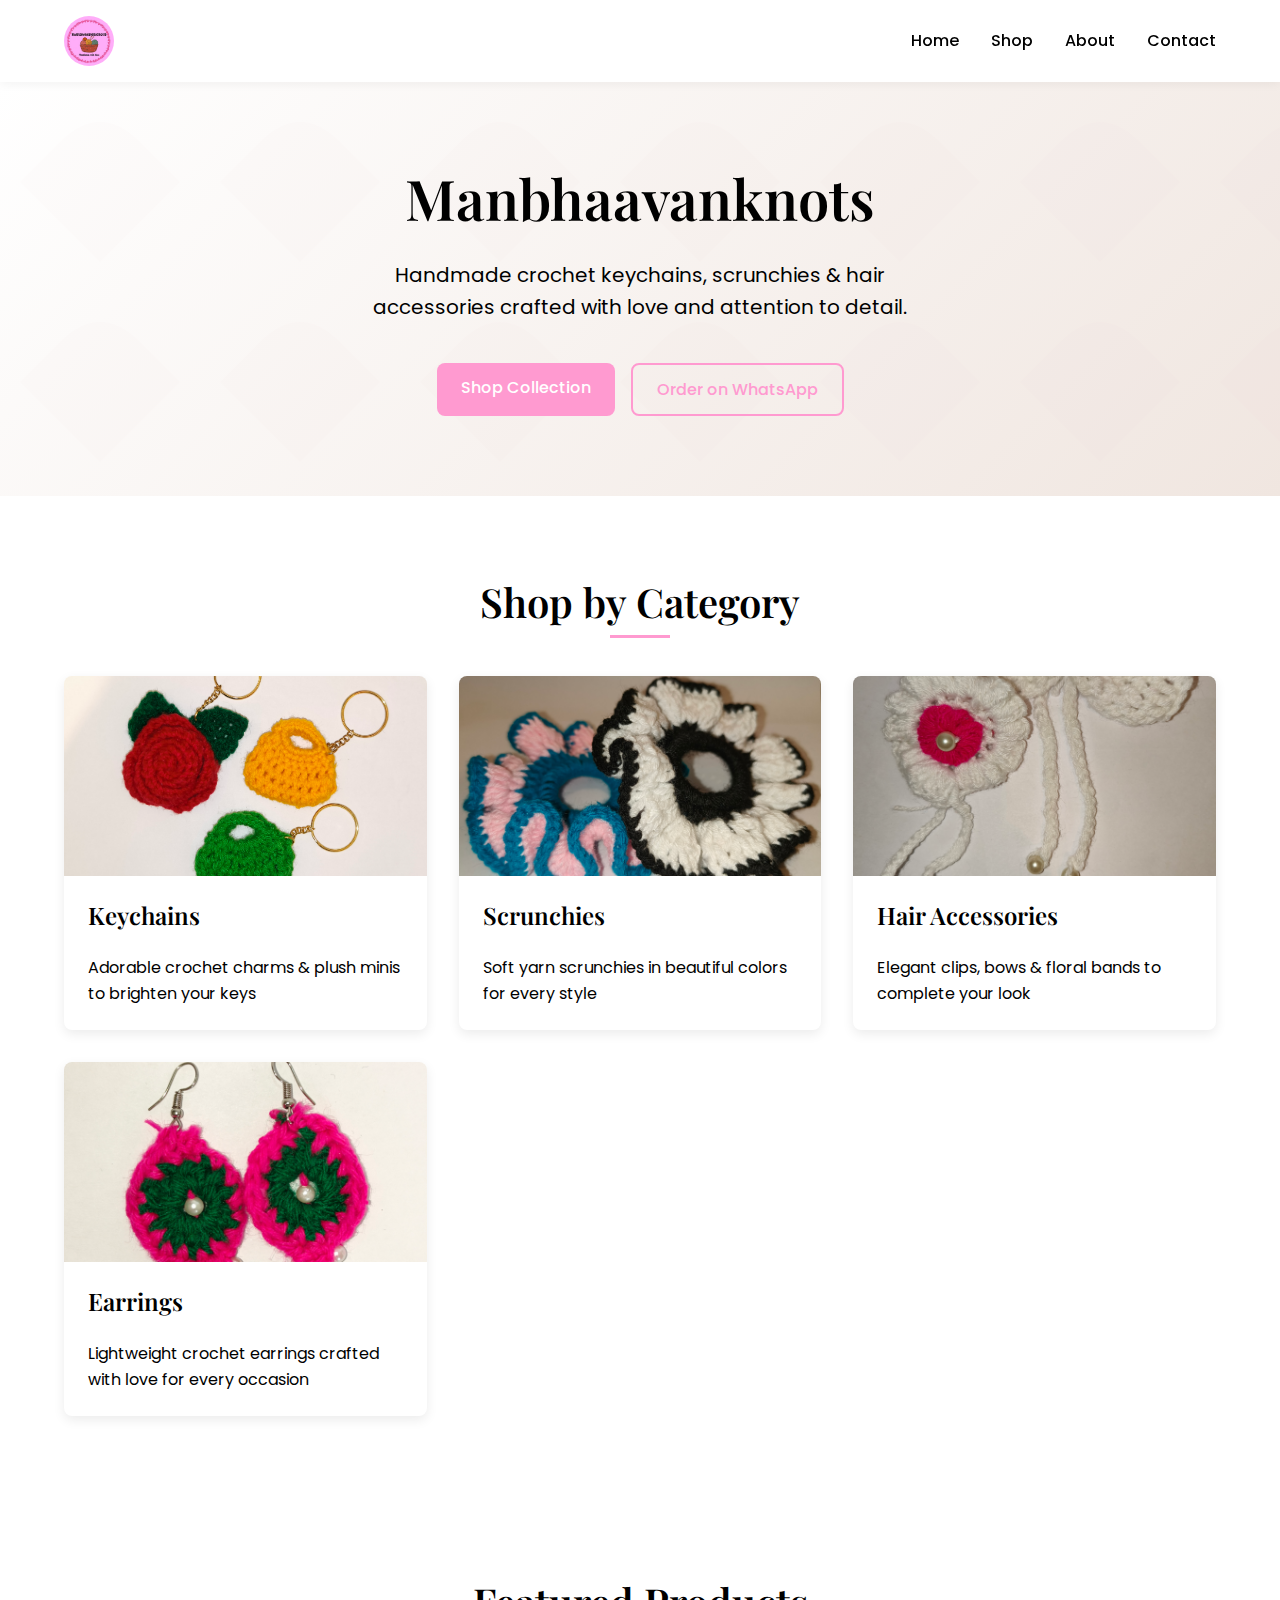
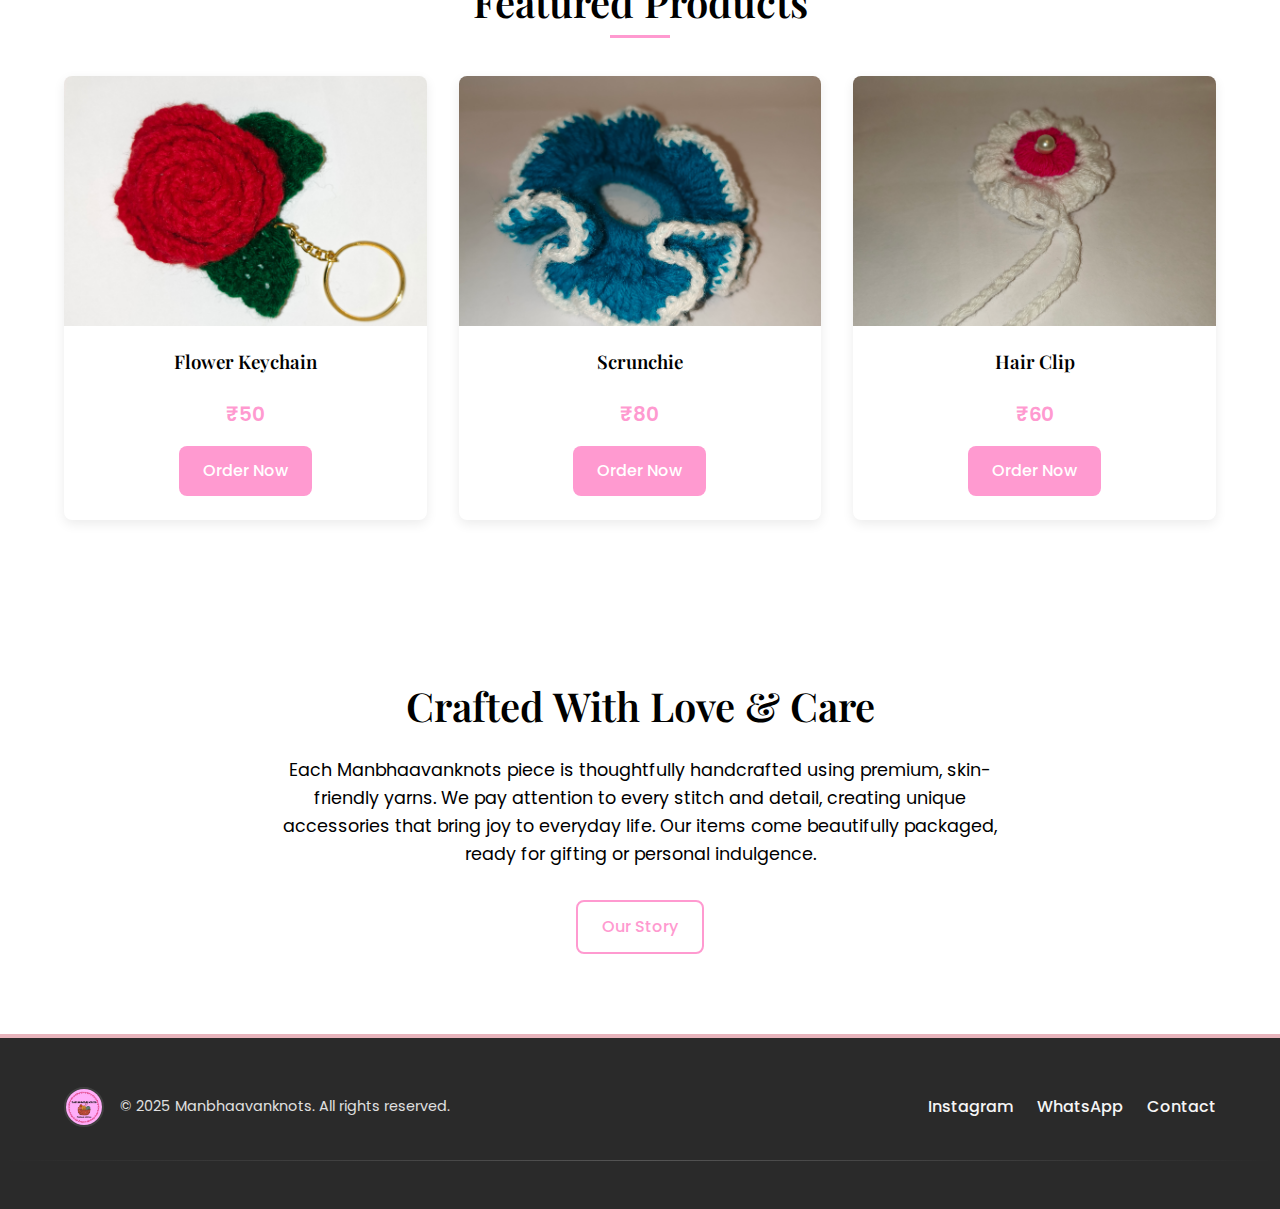
<file: index.html>
<!doctype html>
<html lang="en">
<head>
  <meta charset="utf-8" />
  <meta name="viewport" content="width=device-width,initial-scale=1" />
  <title>Manbhaavanknots - Handmade Crochet Accessories</title>
  <meta name="description" content="Beautiful handmade crochet keychains, scrunchies & hair accessories crafted with love. Unique designs, quality materials.">
  <link rel="icon" type="image/jpeg" href="assets/logo.jpg">
  <link rel="stylesheet" href="assets/style.css">
  <link rel="preconnect" href="https://fonts.googleapis.com">
  <link rel="preconnect" href="https://fonts.gstatic.com" crossorigin>
  <link href="https://fonts.googleapis.com/css2?family=Playfair+Display:wght@400;500;600&family=Poppins:wght@300;400;500;600&display=swap" rel="stylesheet">
  <style>
    :root {
      --primary: #ff9ad0;
      --primary-dark: #ff9ad0;
      --secondary: #ffffff;
      --dark: #000000;
      --light: #ffffff;
      --text: #000000;
      --text-light: #000000;
      --white: #ffffff;
      --shadow: 0 4px 12px rgba(0, 0, 0, 0.08);
      --radius: 8px;
      --transition: all 0.3s ease;
    }

    * {
      margin: 0;
      padding: 0;
      box-sizing: border-box;
    }

    body {
      font-family: 'Poppins', sans-serif;
      line-height: 1.6;
      color: var(--text);
      background-color: var(--white);
      overflow-x: hidden;
    }

    h1, h2, h3, h4 {
      font-family: 'Playfair Display', serif;
      font-weight: 600;
      line-height: 1.3;
      margin-bottom: 1rem;
    }

    .container {
      width: 100%;
      max-width: 1200px;
      margin: 0 auto;
      padding: 0 1.5rem;
    }

    /* Header */
    .site-header {
      background-color: var(--white);
      box-shadow: 0 2px 10px rgba(0, 0, 0, 0.05);
      position: sticky;
      top: 0;
      z-index: 100;
    }

    .header-inner {
      display: flex;
      justify-content: space-between;
      align-items: center;
      padding: 1rem 1.5rem;
    }

    .logo-wrap {
      display: flex;
      align-items: center;
    }

    .logo {
      height: 50px;
      width: auto;
      border-radius: 50%;
    }

    .main-nav {
      display: flex;
      gap: 2rem;
    }

    .main-nav a {
      text-decoration: none;
      color: var(--text);
      font-weight: 500;
      position: relative;
      transition: var(--transition);
    }

    .main-nav a:hover {
      color: var(--primary);
    }

    .main-nav a::after {
      content: '';
      position: absolute;
      bottom: -5px;
      left: 0;
      width: 0;
      height: 2px;
      background-color: var(--primary);
      transition: var(--transition);
    }

    .main-nav a:hover::after {
      width: 100%;
    }

    .mobile-menu-btn {
      display: none;
      background: none;
      border: none;
      font-size: 1.5rem;
      cursor: pointer;
    }

    /* Hero Section */
    .hero {
      background: linear-gradient(135deg, var(--light) 0%, #f0e6e0 100%);
      padding: 5rem 0;
      text-align: center;
      position: relative;
      overflow: hidden;
    }

    .hero::before {
      content: '';
      position: absolute;
      top: 0;
      left: 0;
      width: 100%;
      height: 100%;
      background-image: url('data:image/svg+xml;utf8,<svg xmlns="http://www.w3.org/2000/svg" width="100" height="100" viewBox="0 0 100 100"><path fill="%23e8b4bc" opacity="0.1" d="M30,30 Q50,10 70,30 T90,50 T70,70 T50,90 T30,70 T10,50 T30,30 Z"/></svg>');
      background-size: 200px;
      opacity: 0.3;
    }

    .hero-inner {
      position: relative;
      z-index: 1;
    }

    .brand-title {
      font-size: 3.5rem;
      color: var(--dark);
      margin-bottom: 1.5rem;
    }

    .lead {
      font-size: 1.25rem;
      max-width: 600px;
      margin: 0 auto 2.5rem;
      color: var(--text-light);
    }

    .hero-actions {
      display: flex;
      gap: 1rem;
      justify-content: center;
      flex-wrap: wrap;
    }

    /* Buttons */
    .btn {
      display: inline-block;
      padding: 0.75rem 1.5rem;
      border-radius: var(--radius);
      text-decoration: none;
      font-weight: 500;
      transition: var(--transition);
      cursor: pointer;
      border: none;
      font-family: inherit;
      text-align: center;
    }

    .btn.primary {
      background-color: var(--primary);
      color: var(--white);
    }

    .btn.primary:hover {
      background-color: var(--primary-dark);
      transform: translateY(-2px);
      box-shadow: var(--shadow);
    }

    .btn.ghost {
      background-color: transparent;
      color: var(--primary);
      border: 2px solid var(--primary);
    }

    .btn.ghost:hover {
      background-color: var(--primary);
      color: var(--white);
      transform: translateY(-2px);
      box-shadow: var(--shadow);
    }

    /* Sections */
    section {
      padding: 5rem 0;
    }

    .section-title {
      text-align: center;
      font-size: 2.5rem;
      margin-bottom: 3rem;
      color: var(--dark);
      position: relative;
    }

    .section-title::after {
      content: '';
      position: absolute;
      bottom: -10px;
      left: 50%;
      transform: translateX(-50%);
      width: 60px;
      height: 3px;
      background-color: var(--primary);
    }

    /* Cards */
    .cards-grid {
      display: grid;
      grid-template-columns: repeat(auto-fill, minmax(280px, 1fr));
      gap: 2rem;
    }

    .card {
      background: var(--white);
      border-radius: var(--radius);
      overflow: hidden;
      box-shadow: var(--shadow);
      transition: var(--transition);
    }

    .card:hover {
      transform: translateY(-5px);
      box-shadow: 0 10px 20px rgba(0, 0, 0, 0.12);
    }

    .cat-card {
      text-decoration: none;
      color: inherit;
      display: block;
    }

    .cat-card img {
      width: 100%;
      height: 200px;
      object-fit: cover;
    }

    .cat-card h3 {
      padding: 1rem 1.5rem 0.5rem;
      font-size: 1.5rem;
    }

    .cat-card p {
      padding: 0 1.5rem 1.5rem;
      color: var(--text-light);
    }

    .product-card {
      text-align: center;
      padding-bottom: 1.5rem;
    }

    .product-card img {
      width: 100%;
      height: 250px;
      object-fit: cover;
    }

    .product-card h3 {
      padding: 1rem 1rem 0.5rem;
    }

    .price {
      font-weight: 600;
      color: var(--primary);
      font-size: 1.25rem;
      margin-bottom: 1rem;
    }

    /* About CTA */
    .about-cta {
      background-color: var(--light);
      text-align: center;
    }

    .about-cta-inner {
      max-width: 800px;
    }

    .about-cta h2 {
      font-size: 2.5rem;
      margin-bottom: 1.5rem;
    }

    .about-cta p {
      font-size: 1.1rem;
      margin-bottom: 2rem;
      color: var(--text-light);
    }

    /* Footer */
    .site-footer {
      background-color: var(--dark);
      color: var(--white);
      padding: 3rem 0;
    }

    .footer-inner {
      display: flex;
      justify-content: space-between;
      align-items: center;
    }

    .footer-left {
      display: flex;
      align-items: center;
      gap: 1rem;
    }

    .footer-logo {
      height: 40px;
      width: auto;
      border-radius: 50%;
    }

    .footer-right {
      display: flex;
      gap: 1.5rem;
    }

    .footer-right a {
      color: var(--white);
      text-decoration: none;
      transition: var(--transition);
    }

    .footer-right a:hover {
      color: var(--primary);
    }

    /* Responsive */
    @media (max-width: 768px) {
      .main-nav {
        display: none;
        position: absolute;
        top: 100%;
        left: 0;
        width: 100%;
        background-color: var(--white);
        flex-direction: column;
        padding: 1.5rem;
        box-shadow: 0 5px 10px rgba(0, 0, 0, 0.1);
        gap: 1rem;
      }

      .main-nav.active {
        display: flex;
      }

      .mobile-menu-btn {
        display: block;
      }

      .hero {
        padding: 3rem 0;
      }

      .brand-title {
        font-size: 2.5rem;
      }

      .lead {
        font-size: 1.1rem;
      }

      .hero-actions {
        flex-direction: column;
        align-items: center;
      }

      .btn {
        width: 100%;
        max-width: 250px;
      }

      section {
        padding: 3rem 0;
      }

      .section-title {
        font-size: 2rem;
      }

      .cards-grid {
        grid-template-columns: 1fr;
      }

      .footer-inner {
        flex-direction: column;
        gap: 1.5rem;
        text-align: center;
      }

      .footer-right {
        flex-wrap: wrap;
        justify-content: center;
      }
    }
  </style>
</head>
<body>
  <header class="site-header">
    <div class="container header-inner">
      <a href="index.html" class="logo-wrap">
        <img src="assets/logo.jpg" alt="Manbhaavanknots" class="logo">
      </a>
      <nav class="main-nav" id="mainNav">
        <a href="index.html">Home</a>
        <a href="shop.html">Shop</a>
        <a href="about.html">About</a>
        <a href="contact.html">Contact</a>
      </nav>
      <button class="mobile-menu-btn" id="mobileMenuBtn" aria-label="Open menu">☰</button>
    </div>
  </header>

  <main>
    <section class="hero">
      <div class="container hero-inner">
        <h1 class="brand-title">Manbhaavanknots</h1>
        <p class="lead">Handmade crochet keychains, scrunchies & hair accessories crafted with love and attention to detail.</p>
        <div class="hero-actions">
          <a class="btn primary" href="shop.html">Shop Collection</a>
          <a class="btn ghost" href="https://wa.me/+919930910006?text=Hi!%20I%20want%20to%20order%20from%20Manbhaavanknots" target="_blank">Order on WhatsApp</a>
        </div>
      </div>
    </section>

    <section class="categories-preview">
      <div class="container">
        <h2 class="section-title">Shop by Category</h2>
        <div class="cards-grid">
          <a class="card cat-card" href="keychains.html">
            <img src="assets/images/keychains-thumb.jpg" alt="Keychains">
            <h3>Keychains</h3>
            <p>Adorable crochet charms & plush minis to brighten your keys</p>
          </a>

          <a class="card cat-card" href="scrunchies.html">
            <img src="assets/images/scrunchies-thumb.jpg" alt="Scrunchies">
            <h3>Scrunchies</h3>
            <p>Soft yarn scrunchies in beautiful colors for every style</p>
          </a>

          <a class="card cat-card" href="hair-accessories.html">
            <img src="assets/images/hair-thumb.jpg" alt="Hair accessories">
            <h3>Hair Accessories</h3>
            <p>Elegant clips, bows & floral bands to complete your look</p>
          </a>
          <a class="card cat-card" href="earrings.html">
            <img src="assets/images/earring-thumb.jpg" alt="Earrings">
            <h3>Earrings</h3>
            <p>Lightweight crochet earrings crafted with love for every occasion</p>
          </a>
        </div>
      </div>
    </section>

    <section class="featured-products">
      <div class="container">
        <h2 class="section-title">Featured Products</h2>
        <div class="cards-grid">
          <article class="card product-card">
            <img src="assets/images/sample1.jpg" alt="Flower Keychain">
            <h3>Flower Keychain</h3>
            <p class="price">₹50</p>
            <a class="btn primary" href="https://wa.me/+919930910006?text=I%20want%20to%20order:%20Pink%20Flower%20Keychain" target="_blank">Order Now</a>
          </article>

          <article class="card product-card">
            <img src="assets/images/sample2.jpg" alt="Scrunchie">
            <h3>Scrunchie</h3>
            <p class="price">₹80</p>
            <a class="btn primary" href="https://wa.me/+919930910006?text=I%20want%20to%20order:%20Scrunchie" target="_blank">Order Now</a>
          </article>

          <article class="card product-card">
            <img src="assets/images/sample3.jpg" alt="Hair Clip">
            <h3>Hair Clip</h3>
            <p class="price">₹60</p>
            <a class="btn primary" href="https://wa.me/+919930910006?text=I%20want%20to%20order:%20Floral%20Hair%20Clip" target="_blank">Order Now</a>
          </article>
        </div>
      </div>
    </section>

    <section class="about-cta">
      <div class="container about-cta-inner">
        <h2>Crafted With Love & Care</h2>
        <p>Each Manbhaavanknots piece is thoughtfully handcrafted using premium, skin-friendly yarns. We pay attention to every stitch and detail, creating unique accessories that bring joy to everyday life. Our items come beautifully packaged, ready for gifting or personal indulgence.</p>
        <a class="btn ghost" href="about.html">Our Story</a>
      </div>
    </section>
  </main>
<footer class="site-footer">
  <div class="container footer-inner">
    <div class="footer-left">
      <img src="assets/logo.jpg" class="footer-logo" alt="Manbhaavanknots">
      <p>© 2025 Manbhaavanknots. All rights reserved.</p>
    </div>
    <div class="footer-right">
      <a href="https://www.instagram.com/manbhaavanknots/" target="_blank">Instagram</a>
      <a href="https://wa.me/+919930910006" target="_blank">WhatsApp</a>
      <a href="contact.html">Contact</a>
    </div>
  </div>
</footer>

  <script>
    // Mobile menu toggle
    const mobileMenuBtn = document.getElementById('mobileMenuBtn');
    const mainNav = document.getElementById('mainNav');
    
    mobileMenuBtn.addEventListener('click', () => {
      mainNav.classList.toggle('active');
      mobileMenuBtn.textContent = mainNav.classList.contains('active') ? '✕' : '☰';
    });
  </script>
</body>
</html>
</file>
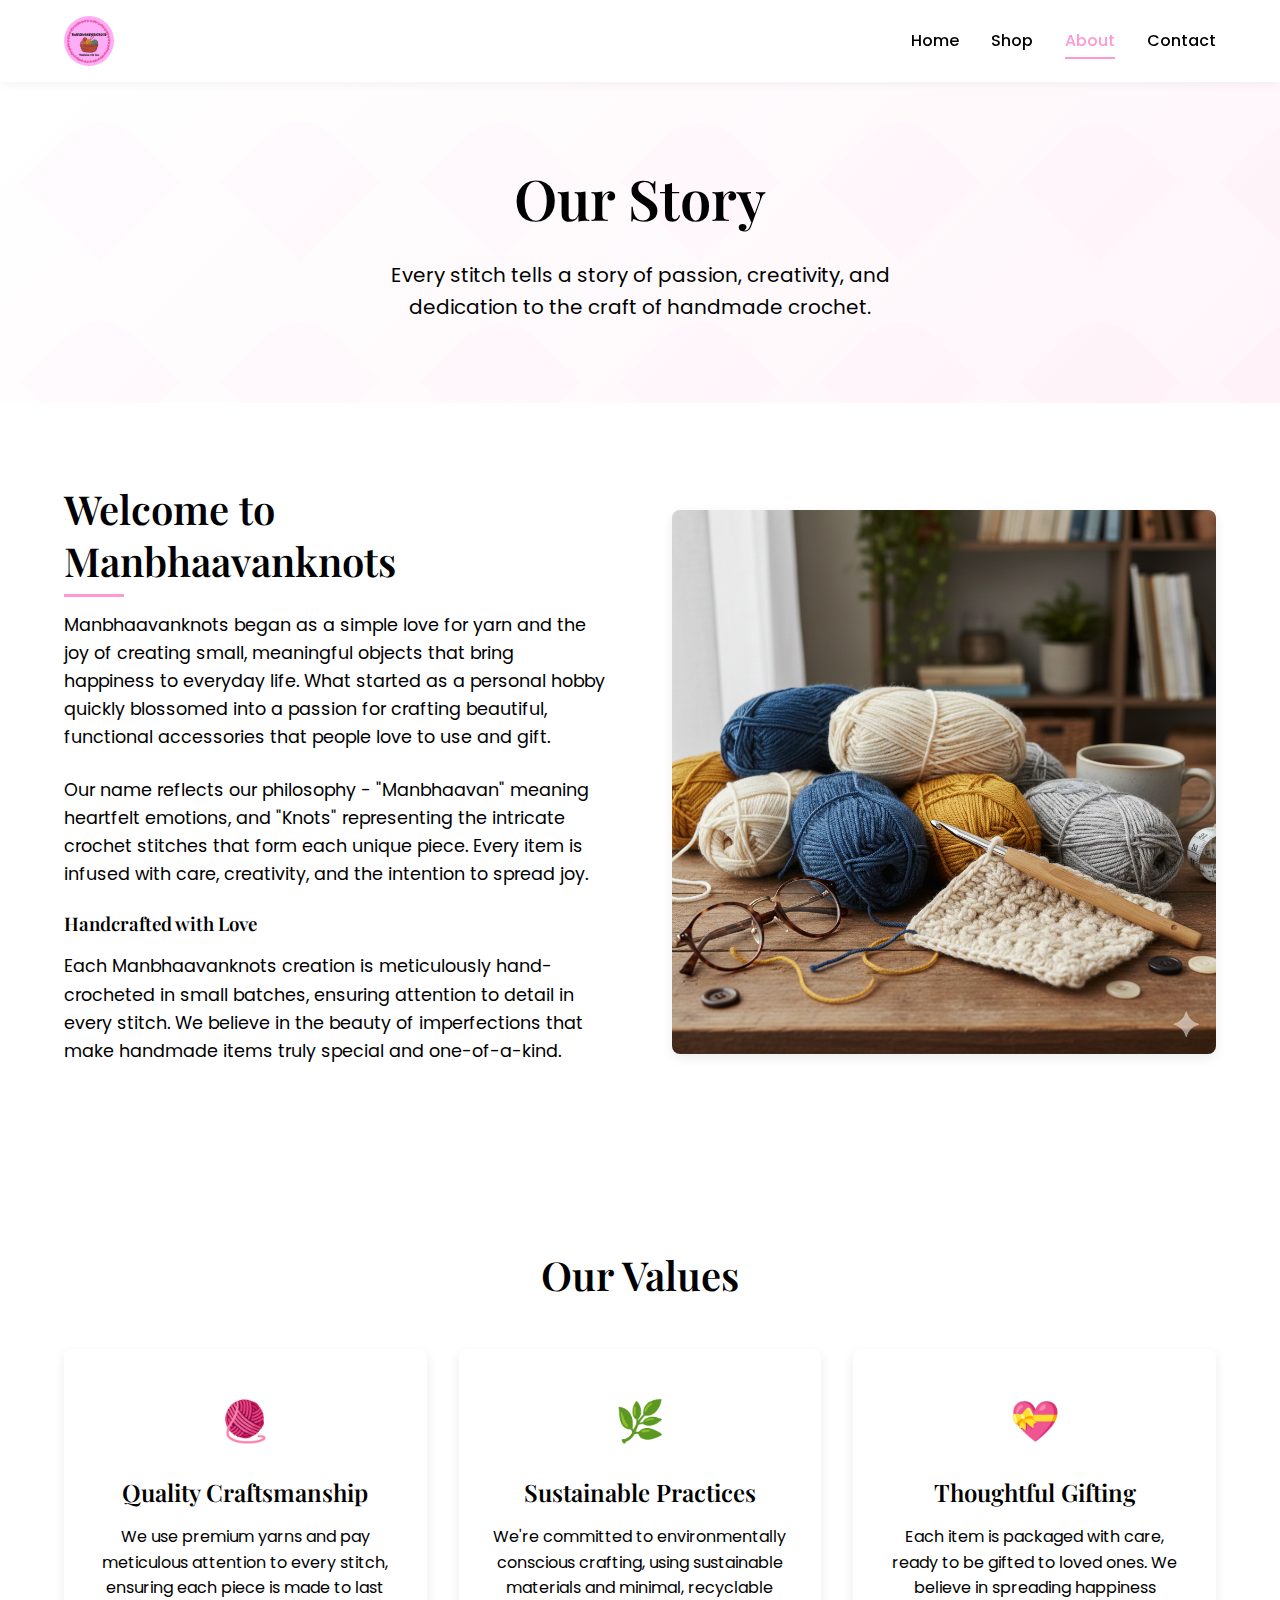
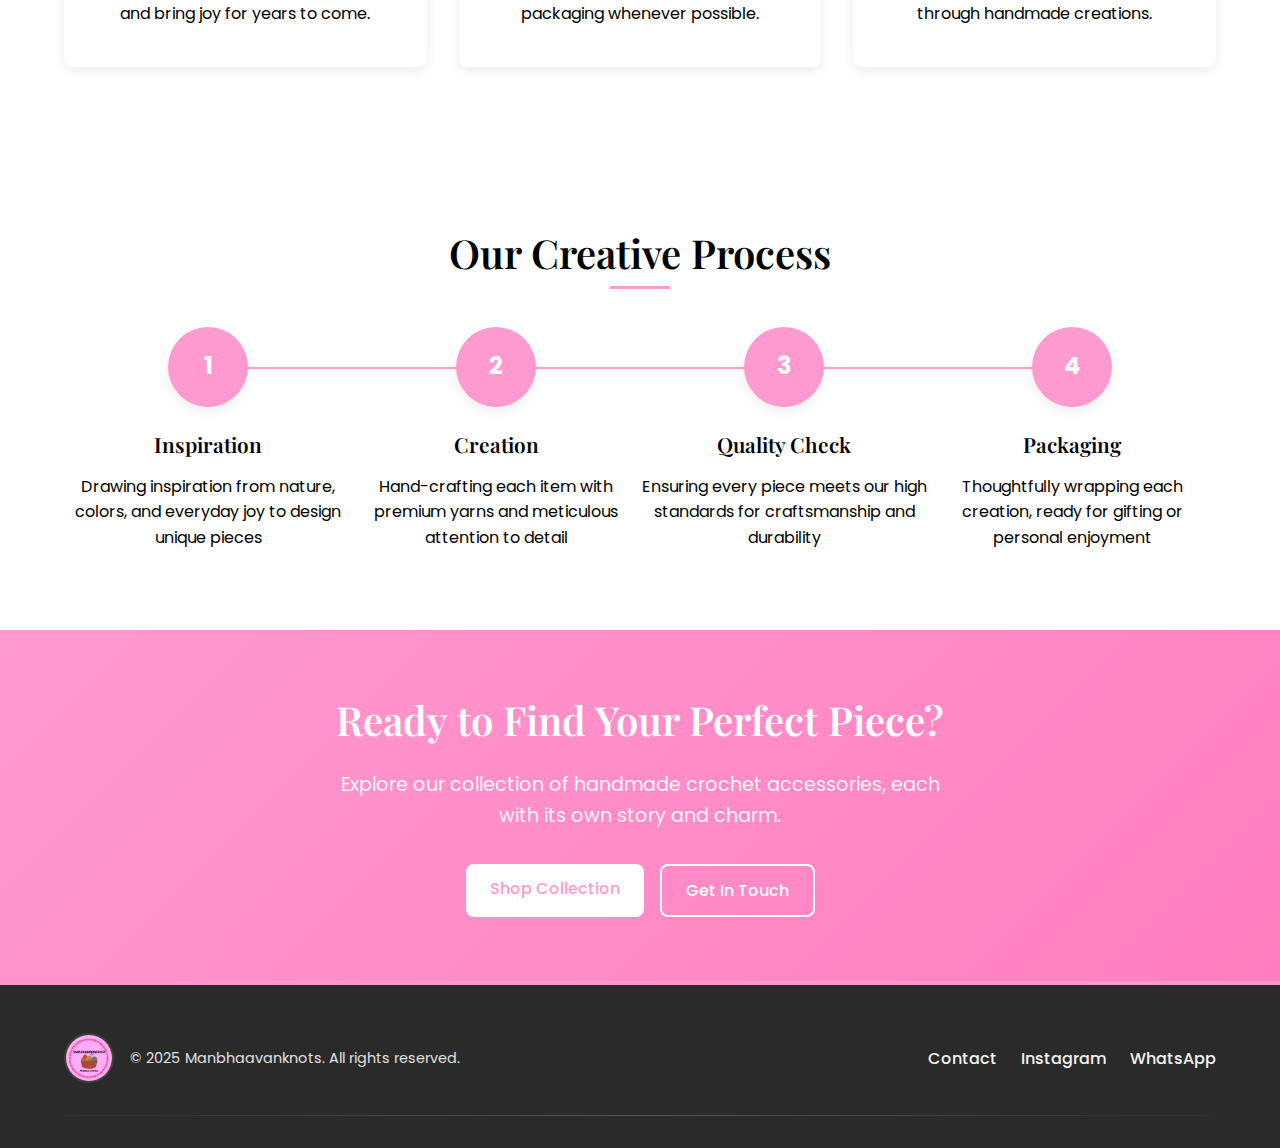
<file: about.html>
<!doctype html>
<html lang="en">
<head>
  <meta charset="utf-8" />
  <meta name="viewport" content="width=device-width,initial-scale=1" />
  <title>About Manbhaavanknots - Our Story & Craft</title>
  <meta name="description" content="Learn about Manbhaavanknots - our passion for handmade crochet, sustainable practices, and the story behind our unique creations.">
  <link rel="icon" type="image/jpeg" href="assets/logo.jpg">
  <link rel="stylesheet" href="assets/style.css">
  <link rel="preconnect" href="https://fonts.googleapis.com">
  <link rel="preconnect" href="https://fonts.gstatic.com" crossorigin>
  <link href="https://fonts.googleapis.com/css2?family=Playfair+Display:wght@400;500;600&family=Poppins:wght@300;400;500;600&display=swap" rel="stylesheet">
  <style>
    :root {
      --primary: #ff9ad0;
      --primary-dark: #ff9ad0;
      --secondary: #ffffff;
      --dark: #000000;
      --light: #ffffff;
      --text: #000000;
      --text-light: #000000;
      --white: #ffffff;
      --shadow: 0 4px 12px rgba(0, 0, 0, 0.08);
      --radius: 8px;
      --transition: all 0.3s ease;
    }

    * {
      margin: 0;
      padding: 0;
      box-sizing: border-box;
    }

    body {
      font-family: 'Poppins', sans-serif;
      line-height: 1.6;
      color: var(--text);
      background-color: var(--white);
      overflow-x: hidden;
    }

    h1, h2, h3, h4 {
      font-family: 'Playfair Display', serif;
      font-weight: 600;
      line-height: 1.3;
      margin-bottom: 1rem;
    }

    .container {
      width: 100%;
      max-width: 1200px;
      margin: 0 auto;
      padding: 0 1.5rem;
    }

    /* Header */
    .site-header {
      background-color: var(--white);
      box-shadow: 0 2px 10px rgba(0, 0, 0, 0.05);
      position: sticky;
      top: 0;
      z-index: 100;
    }

    .header-inner {
      display: flex;
      justify-content: space-between;
      align-items: center;
      padding: 1rem 1.5rem;
    }

    .logo-wrap {
      display: flex;
      align-items: center;
    }

    .logo {
      height: 50px;
      width: auto;
      border-radius: 50%;
    }

    .main-nav {
      display: flex;
      gap: 2rem;
    }

    .main-nav a {
      text-decoration: none;
      color: var(--text);
      font-weight: 500;
      position: relative;
      transition: var(--transition);
    }

    .main-nav a:hover,
    .main-nav a.active {
      color: var(--primary);
    }

    .main-nav a::after {
      content: '';
      position: absolute;
      bottom: -5px;
      left: 0;
      width: 0;
      height: 2px;
      background-color: var(--primary);
      transition: var(--transition);
    }

    .main-nav a:hover::after,
    .main-nav a.active::after {
      width: 100%;
    }

    .mobile-menu-btn {
      display: none;
      background: none;
      border: none;
      font-size: 1.5rem;
      cursor: pointer;
    }

    /* About Hero */
    .about-hero {
      background: linear-gradient(135deg, var(--light) 0%, #fff5fa 100%);
      padding: 5rem 0;
      text-align: center;
      position: relative;
      overflow: hidden;
    }

    .about-hero::before {
      content: '';
      position: absolute;
      top: 0;
      left: 0;
      width: 100%;
      height: 100%;
      background-image: url('data:image/svg+xml;utf8,<svg xmlns="http://www.w3.org/2000/svg" width="100" height="100" viewBox="0 0 100 100"><path fill="%23ff9ad0" opacity="0.1" d="M30,30 Q50,10 70,30 T90,50 T70,70 T50,90 T30,70 T10,50 T30,30 Z"/></svg>');
      background-size: 200px;
      opacity: 0.3;
    }

    .about-hero .container {
      position: relative;
      z-index: 1;
    }

    .about-hero h1 {
      font-size: 3.5rem;
      color: var(--dark);
      margin-bottom: 1.5rem;
    }

    .about-hero p {
      font-size: 1.25rem;
      max-width: 600px;
      margin: 0 auto;
      color: var(--text-light);
    }

    /* About Content */
    .about-content {
      padding: 5rem 0;
    }

    .about-content .container {
      display: grid;
      grid-template-columns: 1fr 1fr;
      gap: 4rem;
      align-items: center;
    }

    .about-text h2 {
      font-size: 2.5rem;
      margin-bottom: 1.5rem;
      color: var(--dark);
      position: relative;
    }

    .about-text h2::after {
      content: '';
      position: absolute;
      bottom: -10px;
      left: 0;
      width: 60px;
      height: 3px;
      background-color: var(--primary);
    }

    .about-text p {
      margin-bottom: 1.5rem;
      font-size: 1.1rem;
      color: var(--text-light);
    }

    .about-image {
      text-align: center;
    }

    .about-image img {
      max-width: 100%;
      border-radius: var(--radius);
      box-shadow: var(--shadow);
    }

    /* Values Section */
    .values-section {
      background-color: var(--light);
      padding: 5rem 0;
    }

    .values-grid {
      display: grid;
      grid-template-columns: repeat(auto-fit, minmax(300px, 1fr));
      gap: 2rem;
    }

    .value-card {
      background: var(--white);
      padding: 2.5rem 2rem;
      border-radius: var(--radius);
      box-shadow: var(--shadow);
      text-align: center;
      transition: var(--transition);
    }

    .value-card:hover {
      transform: translateY(-5px);
      box-shadow: 0 10px 20px rgba(0, 0, 0, 0.12);
    }

    .value-icon {
      font-size: 2.5rem;
      margin-bottom: 1.5rem;
      color: var(--primary);
    }

    .value-card h3 {
      font-size: 1.5rem;
      margin-bottom: 1rem;
    }

    .value-card p {
      color: var(--text-light);
    }

    /* Process Section */
    .process-section {
      padding: 5rem 0;
    }

    .process-section h2 {
      text-align: center;
      font-size: 2.5rem;
      margin-bottom: 3rem;
      color: var(--dark);
      position: relative;
    }

    .process-section h2::after {
      content: '';
      position: absolute;
      bottom: -10px;
      left: 50%;
      transform: translateX(-50%);
      width: 60px;
      height: 3px;
      background-color: var(--primary);
    }

    .process-steps {
      display: flex;
      justify-content: space-between;
      position: relative;
      margin-top: 3rem;
    }

    .process-steps::before {
      content: '';
      position: absolute;
      top: 40px;
      left: 10%;
      width: 80%;
      height: 2px;
      background-color: var(--primary);
      z-index: 1;
    }

    .process-step {
      text-align: center;
      position: relative;
      z-index: 2;
      flex: 1;
    }

    .step-number {
      width: 80px;
      height: 80px;
      background-color: var(--primary);
      color: var(--white);
      border-radius: 50%;
      display: flex;
      align-items: center;
      justify-content: center;
      font-size: 1.5rem;
      font-weight: bold;
      margin: 0 auto 1.5rem;
      box-shadow: var(--shadow);
    }

    .step-content h3 {
      font-size: 1.3rem;
      margin-bottom: 1rem;
    }

    .step-content p {
      color: var(--text-light);
    }

    /* CTA Section */
    .about-cta {
      background: linear-gradient(135deg, var(--primary) 0%, #ff7ebf 100%);
      padding: 4rem 0;
      text-align: center;
      color: var(--white);
    }

    .about-cta h2 {
      font-size: 2.5rem;
      margin-bottom: 1.5rem;
      color: var(--white);
    }

    .about-cta p {
      font-size: 1.2rem;
      max-width: 600px;
      margin: 0 auto 2rem;
      opacity: 0.9;
    }

    .btn {
      display: inline-block;
      padding: 0.75rem 1.5rem;
      border-radius: var(--radius);
      text-decoration: none;
      font-weight: 500;
      transition: var(--transition);
      cursor: pointer;
      border: none;
      font-family: inherit;
      text-align: center;
    }

    .btn.primary {
      background-color: var(--white);
      color: var(--primary);
    }

    .btn.primary:hover {
      background-color: var(--dark);
      color: var(--white);
      transform: translateY(-2px);
      box-shadow: var(--shadow);
    }

    .btn.ghost {
      background-color: transparent;
      color: var(--white);
      border: 2px solid var(--white);
    }

    .btn.ghost:hover {
      background-color: var(--white);
      color: var(--primary);
      transform: translateY(-2px);
      box-shadow: var(--shadow);
    }

    /* Footer */
    .site-footer {
      background-color: #2a2a2a;
      color: #f5f5f5;
      padding: 3rem 0 2rem;
      border-top: 4px solid var(--primary);
    }

    .footer-inner {
      display: flex;
      justify-content: space-between;
      align-items: center;
      flex-wrap: wrap;
      gap: 1.5rem;
    }

    .footer-left {
      display: flex;
      align-items: center;
      gap: 1rem;
      flex: 1;
      min-width: 250px;
    }

    .footer-logo {
      height: 50px;
      width: 50px;
      border-radius: 50%;
      object-fit: cover;
      border: 2px solid rgba(255, 255, 255, 0.1);
    }

    .footer-left p {
      color: #e0e0e0;
      font-size: 0.9rem;
      margin: 0;
    }

    .footer-right {
      display: flex;
      gap: 1.5rem;
      flex-wrap: wrap;
    }

    .footer-right a {
      color: #f5f5f5;
      text-decoration: none;
      transition: all 0.3s ease;
      font-weight: 500;
      padding: 0.5rem 0;
      position: relative;
    }

    .footer-right a:hover {
      color: var(--primary);
      transform: translateY(-2px);
    }

    .footer-right a::after {
      content: '';
      position: absolute;
      bottom: 0;
      left: 0;
      width: 0;
      height: 2px;
      background-color: var(--primary);
      transition: width 0.3s ease;
    }

    .footer-right a:hover::after {
      width: 100%;
    }

    .site-footer::after {
      content: '';
      display: block;
      height: 1px;
      background: linear-gradient(90deg, transparent, rgba(255,255,255,0.2), transparent);
      margin-top: 2rem;
    }

    /* Responsive */
    @media (max-width: 768px) {
      .main-nav {
        display: none;
        position: absolute;
        top: 100%;
        left: 0;
        width: 100%;
        background-color: var(--white);
        flex-direction: column;
        padding: 1.5rem;
        box-shadow: 0 5px 10px rgba(0, 0, 0, 0.1);
        gap: 1rem;
      }

      .main-nav.active {
        display: flex;
      }

      .mobile-menu-btn {
        display: block;
      }

      .about-hero {
        padding: 3rem 0;
      }

      .about-hero h1 {
        font-size: 2.5rem;
      }

      .about-hero p {
        font-size: 1.1rem;
      }

      .about-content .container {
        grid-template-columns: 1fr;
        gap: 2rem;
      }

      .values-grid {
        grid-template-columns: 1fr;
      }

      .process-steps {
        flex-direction: column;
        gap: 2rem;
      }

      .process-steps::before {
        display: none;
      }

      .footer-inner {
        flex-direction: column;
        gap: 1.5rem;
        text-align: center;
      }

      .footer-right {
        flex-wrap: wrap;
        justify-content: center;
      }
      
      .footer-left {
        flex-direction: column;
        text-align: center;
      }
    }
  </style>
</head>
<body>
  <header class="site-header">
    <div class="container header-inner">
      <a href="index.html" class="logo-wrap">
        <img src="assets/logo.jpg" alt="Manbhaavanknots" class="logo">
      </a>
      <nav class="main-nav">
        <a href="index.html">Home</a>
        <a href="shop.html">Shop</a>
        <a href="about.html" class="active">About</a>
        <a href="contact.html">Contact</a>
      </nav>
      <button class="mobile-menu-btn" id="mobileMenuBtn" aria-label="Open menu">☰</button>
    </div>
  </header>

  <main>
    <section class="about-hero">
      <div class="container">
        <h1>Our Story</h1>
        <p>Every stitch tells a story of passion, creativity, and dedication to the craft of handmade crochet.</p>
      </div>
    </section>

    <section class="about-content">
      <div class="container">
        <div class="about-text">
          <h2>Welcome to Manbhaavanknots</h2>
          <p>Manbhaavanknots began as a simple love for yarn and the joy of creating small, meaningful objects that bring happiness to everyday life. What started as a personal hobby quickly blossomed into a passion for crafting beautiful, functional accessories that people love to use and gift.</p>
          
          <p>Our name reflects our philosophy - "Manbhaavan" meaning heartfelt emotions, and "Knots" representing the intricate crochet stitches that form each unique piece. Every item is infused with care, creativity, and the intention to spread joy.</p>
          
          <h3>Handcrafted with Love</h3>
          <p>Each Manbhaavanknots creation is meticulously hand-crocheted in small batches, ensuring attention to detail in every stitch. We believe in the beauty of imperfections that make handmade items truly special and one-of-a-kind.</p>
        </div>
        
        <div class="about-image">
          <!-- Replace with your actual image -->
          <img src="assets/images/about-crafting.png" alt="Hands crafting crochet items">
        </div>
      </div>
    </section>

    <section class="values-section">
      <div class="container">
        <h2 style="text-align: center; margin-bottom: 3rem; font-size: 2.5rem;">Our Values</h2>
        <div class="values-grid">
          <div class="value-card">
            <div class="value-icon">🧶</div>
            <h3>Quality Craftsmanship</h3>
            <p>We use premium yarns and pay meticulous attention to every stitch, ensuring each piece is made to last and bring joy for years to come.</p>
          </div>
          
          <div class="value-card">
            <div class="value-icon">🌿</div>
            <h3>Sustainable Practices</h3>
            <p>We're committed to environmentally conscious crafting, using sustainable materials and minimal, recyclable packaging whenever possible.</p>
          </div>
          
          <div class="value-card">
            <div class="value-icon">💝</div>
            <h3>Thoughtful Gifting</h3>
            <p>Each item is packaged with care, ready to be gifted to loved ones. We believe in spreading happiness through handmade creations.</p>
          </div>
        </div>
      </div>
    </section>

    <section class="process-section">
      <div class="container">
        <h2>Our Creative Process</h2>
        <div class="process-steps">
          <div class="process-step">
            <div class="step-number">1</div>
            <div class="step-content">
              <h3>Inspiration</h3>
              <p>Drawing inspiration from nature, colors, and everyday joy to design unique pieces</p>
            </div>
          </div>
          
          <div class="process-step">
            <div class="step-number">2</div>
            <div class="step-content">
              <h3>Creation</h3>
              <p>Hand-crafting each item with premium yarns and meticulous attention to detail</p>
            </div>
          </div>
          
          <div class="process-step">
            <div class="step-number">3</div>
            <div class="step-content">
              <h3>Quality Check</h3>
              <p>Ensuring every piece meets our high standards for craftsmanship and durability</p>
            </div>
          </div>
          
          <div class="process-step">
            <div class="step-number">4</div>
            <div class="step-content">
              <h3>Packaging</h3>
              <p>Thoughtfully wrapping each creation, ready for gifting or personal enjoyment</p>
            </div>
          </div>
        </div>
      </div>
    </section>

    <section class="about-cta">
      <div class="container">
        <h2>Ready to Find Your Perfect Piece?</h2>
        <p>Explore our collection of handmade crochet accessories, each with its own story and charm.</p>
        <div style="display: flex; gap: 1rem; justify-content: center; flex-wrap: wrap;">
          <a class="btn primary" href="shop.html">Shop Collection</a>
          <a class="btn ghost" href="contact.html">Get In Touch</a>
        </div>
      </div>
    </section>
  </main>

  <footer class="site-footer">
    <div class="container footer-inner">
      <div class="footer-left">
        <img src="assets/logo.jpg" class="footer-logo" alt="Manbhaavanknots">
        <p>© 2025 Manbhaavanknots. All rights reserved.</p>
      </div>
      <div class="footer-right">
        <a href="contact.html">Contact</a>
        <a href="https://www.instagram.com/manbhaavanknots/" target="_blank">Instagram</a>
        <a href="https://wa.me/+919930910006" target="_blank">WhatsApp</a>
      </div>
    </div>
  </footer>

  <script>
    // Mobile menu toggle
    const mobileMenuBtn = document.getElementById('mobileMenuBtn');
    const mainNav = document.querySelector('.main-nav');
    
    mobileMenuBtn.addEventListener('click', () => {
      mainNav.classList.toggle('active');
      mobileMenuBtn.textContent = mainNav.classList.contains('active') ? '✕' : '☰';
    });
  </script>
</body>
</html>
</file>
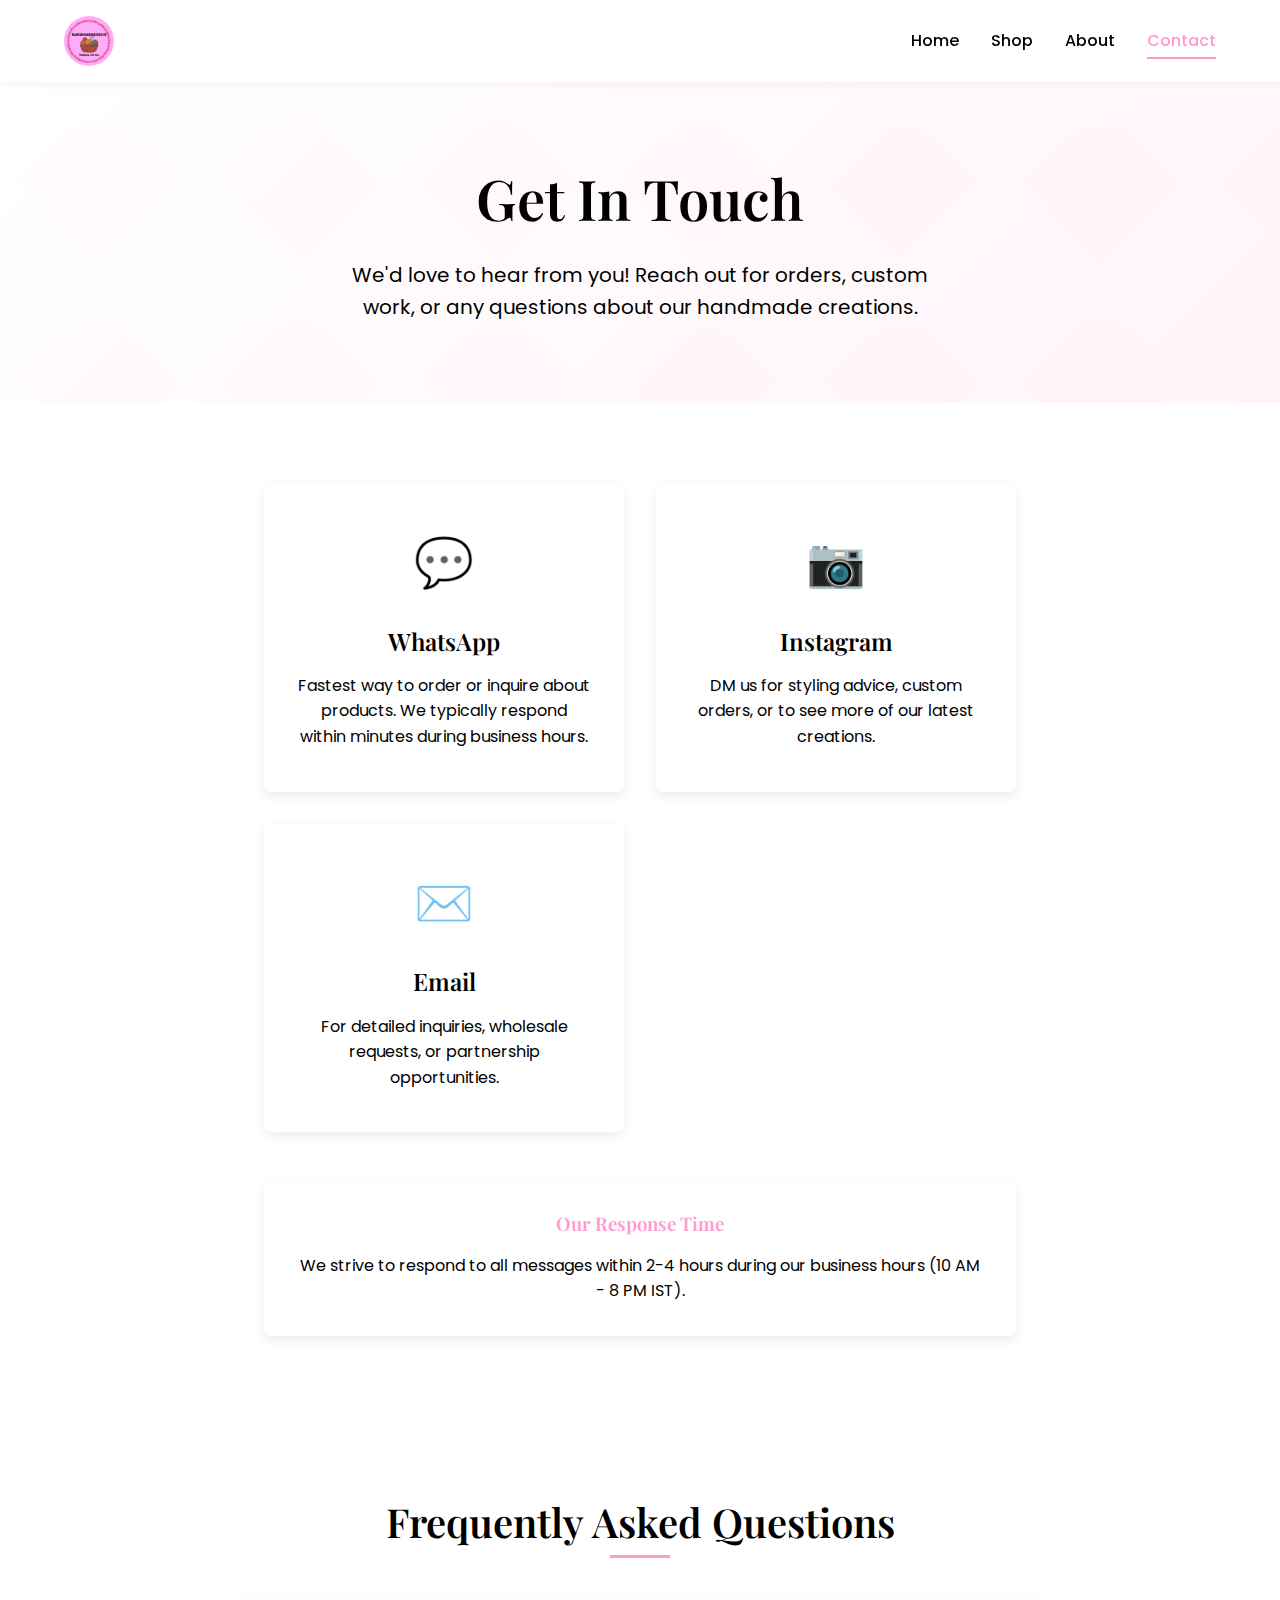
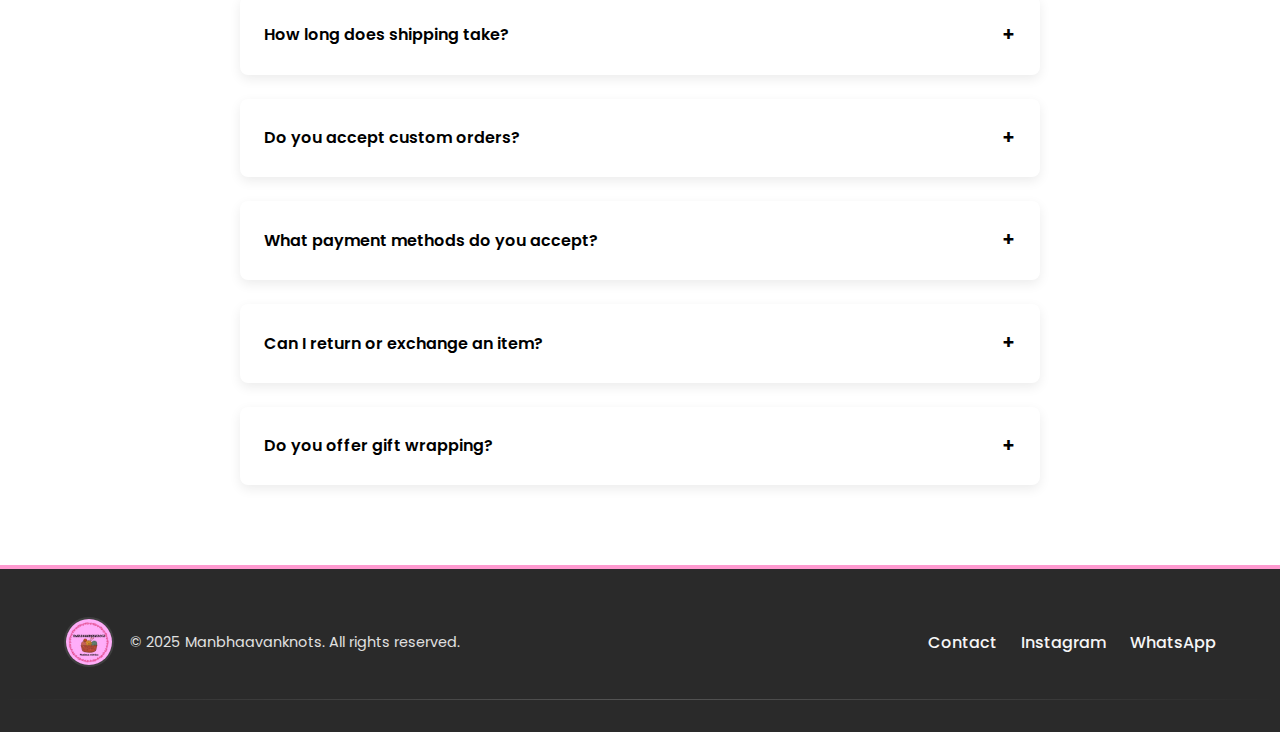
<file: contact.html>
<!doctype html>
<html lang="en">
<head>
  <meta charset="utf-8" />
  <meta name="viewport" content="width=device-width,initial-scale=1" />
  <title>Contact Manbhaavanknots - Get in Touch</title>
  <meta name="description" content="Get in touch with Manbhaavanknots for orders, custom work, or any queries about our handmade crochet accessories.">
  <link rel="icon" type="image/jpeg" href="assets/logo.jpg">
  <link rel="stylesheet" href="assets/style.css">
  <link rel="preconnect" href="https://fonts.googleapis.com">
  <link rel="preconnect" href="https://fonts.gstatic.com" crossorigin>
  <link href="https://fonts.googleapis.com/css2?family=Playfair+Display:wght@400;500;600&family=Poppins:wght@300;400;500;600&display=swap" rel="stylesheet">
  <style>
    :root {
      --primary: #ff9ad0;
      --primary-dark: #ff9ad0;
      --secondary: #ffffff;
      --dark: #000000;
      --light: #ffffff;
      --text: #000000;
      --text-light: #000000;
      --white: #ffffff;
      --shadow: 0 4px 12px rgba(0, 0, 0, 0.08);
      --radius: 8px;
      --transition: all 0.3s ease;
    }

    * {
      margin: 0;
      padding: 0;
      box-sizing: border-box;
    }

    body {
      font-family: 'Poppins', sans-serif;
      line-height: 1.6;
      color: var(--text);
      background-color: var(--white);
      overflow-x: hidden;
    }

    h1, h2, h3, h4 {
      font-family: 'Playfair Display', serif;
      font-weight: 600;
      line-height: 1.3;
      margin-bottom: 1rem;
    }

    .container {
      width: 100%;
      max-width: 1200px;
      margin: 0 auto;
      padding: 0 1.5rem;
    }

    /* Header */
    .site-header {
      background-color: var(--white);
      box-shadow: 0 2px 10px rgba(0, 0, 0, 0.05);
      position: sticky;
      top: 0;
      z-index: 100;
    }

    .header-inner {
      display: flex;
      justify-content: space-between;
      align-items: center;
      padding: 1rem 1.5rem;
    }

    .logo-wrap {
      display: flex;
      align-items: center;
    }

    .logo {
      height: 50px;
      width: auto;
      border-radius: 50%;
    }

    .main-nav {
      display: flex;
      gap: 2rem;
    }

    .main-nav a {
      text-decoration: none;
      color: var(--text);
      font-weight: 500;
      position: relative;
      transition: var(--transition);
    }

    .main-nav a:hover,
    .main-nav a.active {
      color: var(--primary);
    }

    .main-nav a::after {
      content: '';
      position: absolute;
      bottom: -5px;
      left: 0;
      width: 0;
      height: 2px;
      background-color: var(--primary);
      transition: var(--transition);
    }

    .main-nav a:hover::after,
    .main-nav a.active::after {
      width: 100%;
    }

    .mobile-menu-btn {
      display: none;
      background: none;
      border: none;
      font-size: 1.5rem;
      cursor: pointer;
    }

    /* Contact Hero */
    .contact-hero {
      background: linear-gradient(135deg, var(--light) 0%, #fff5fa 100%);
      padding: 5rem 0;
      text-align: center;
      position: relative;
      overflow: hidden;
    }

    .contact-hero::before {
      content: '';
      position: absolute;
      top: 0;
      left: 0;
      width: 100%;
      height: 100%;
      background-image: url('data:image/svg+xml;utf8,<svg xmlns="http://www.w3.org/2000/svg" width="100" height="100" viewBox="0 0 100 100"><path fill="%23ff9ad0" opacity="0.1" d="M30,30 Q50,10 70,30 T90,50 T70,70 T50,90 T30,70 T10,50 T30,30 Z"/></svg>');
      background-size: 200px;
      opacity: 0.3;
    }

    .contact-hero .container {
      position: relative;
      z-index: 1;
    }

    .contact-hero h1 {
      font-size: 3.5rem;
      color: var(--dark);
      margin-bottom: 1.5rem;
    }

    .contact-hero p {
      font-size: 1.25rem;
      max-width: 600px;
      margin: 0 auto;
      color: var(--text-light);
    }

    /* Contact Actions */
    .contact-actions {
      padding: 5rem 0;
    }

    .contact-actions .container {
      max-width: 800px;
    }

    .contact-cards {
      display: grid;
      grid-template-columns: repeat(auto-fit, minmax(300px, 1fr));
      gap: 2rem;
      margin-bottom: 3rem;
    }

    .contact-card {
      background: var(--white);
      padding: 2.5rem 2rem;
      border-radius: var(--radius);
      box-shadow: var(--shadow);
      text-align: center;
      transition: var(--transition);
      text-decoration: none;
      color: inherit;
      display: block;
      border: 2px solid transparent;
    }

    .contact-card:hover {
      transform: translateY(-5px);
      box-shadow: 0 10px 20px rgba(0, 0, 0, 0.12);
      border-color: var(--primary);
    }

    .contact-card.whatsapp:hover {
      background-color: #25D366;
      color: white;
    }

    .contact-card.instagram:hover {
      background: linear-gradient(45deg, #f09433, #e6683c, #dc2743, #cc2366, #bc1888);
      color: white;
    }

    .contact-card.email:hover {
      background-color: var(--primary);
      color: white;
    }

    .contact-icon {
      font-size: 3rem;
      margin-bottom: 1.5rem;
    }

    .contact-card h3 {
      font-size: 1.5rem;
      margin-bottom: 1rem;
    }

    .contact-card p {
      color: var(--text-light);
      margin-bottom: 0;
    }

    .contact-card.whatsapp:hover p,
    .contact-card.instagram:hover p,
    .contact-card.email:hover p {
      color: rgba(255, 255, 255, 0.9);
    }

    /* FAQ Section */
    .faq-section {
      background-color: var(--light);
      padding: 5rem 0;
    }

    .faq-section h2 {
      text-align: center;
      font-size: 2.5rem;
      margin-bottom: 3rem;
      color: var(--dark);
      position: relative;
    }

    .faq-section h2::after {
      content: '';
      position: absolute;
      bottom: -10px;
      left: 50%;
      transform: translateX(-50%);
      width: 60px;
      height: 3px;
      background-color: var(--primary);
    }

    .faq-grid {
      display: grid;
      gap: 1.5rem;
      max-width: 800px;
      margin: 0 auto;
    }

    .faq-item {
      background: var(--white);
      border-radius: var(--radius);
      box-shadow: var(--shadow);
      overflow: hidden;
    }

    .faq-question {
      padding: 1.5rem;
      font-weight: 600;
      cursor: pointer;
      display: flex;
      justify-content: space-between;
      align-items: center;
      transition: var(--transition);
    }

    .faq-question:hover {
      color: var(--primary);
    }

    .faq-answer {
      padding: 0 1.5rem;
      max-height: 0;
      overflow: hidden;
      transition: max-height 0.3s ease, padding 0.3s ease;
    }

    .faq-item.active .faq-answer {
      padding: 0 1.5rem 1.5rem;
      max-height: 200px;
    }

    .faq-toggle {
      font-size: 1.2rem;
      transition: transform 0.3s ease;
    }

    .faq-item.active .faq-toggle {
      transform: rotate(45deg);
    }

    /* Response Time */
    .response-time {
      text-align: center;
      margin-top: 3rem;
      padding: 2rem;
      background: var(--white);
      border-radius: var(--radius);
      box-shadow: var(--shadow);
    }

    .response-time h3 {
      color: var(--primary);
      margin-bottom: 1rem;
    }

    /* Footer */
    .site-footer {
      background-color: #2a2a2a;
      color: #f5f5f5;
      padding: 3rem 0 2rem;
      border-top: 4px solid var(--primary);
    }

    .footer-inner {
      display: flex;
      justify-content: space-between;
      align-items: center;
      flex-wrap: wrap;
      gap: 1.5rem;
    }

    .footer-left {
      display: flex;
      align-items: center;
      gap: 1rem;
      flex: 1;
      min-width: 250px;
    }

    .footer-logo {
      height: 50px;
      width: 50px;
      border-radius: 50%;
      object-fit: cover;
      border: 2px solid rgba(255, 255, 255, 0.1);
    }

    .footer-left p {
      color: #e0e0e0;
      font-size: 0.9rem;
      margin: 0;
    }

    .footer-right {
      display: flex;
      gap: 1.5rem;
      flex-wrap: wrap;
    }

    .footer-right a {
      color: #f5f5f5;
      text-decoration: none;
      transition: all 0.3s ease;
      font-weight: 500;
      padding: 0.5rem 0;
      position: relative;
    }

    .footer-right a:hover {
      color: var(--primary);
      transform: translateY(-2px);
    }

    .footer-right a::after {
      content: '';
      position: absolute;
      bottom: 0;
      left: 0;
      width: 0;
      height: 2px;
      background-color: var(--primary);
      transition: width 0.3s ease;
    }

    .footer-right a:hover::after {
      width: 100%;
    }

    .site-footer::after {
      content: '';
      display: block;
      height: 1px;
      background: linear-gradient(90deg, transparent, rgba(255,255,255,0.2), transparent);
      margin-top: 2rem;
    }

    /* Responsive */
    @media (max-width: 768px) {
      .main-nav {
        display: none;
        position: absolute;
        top: 100%;
        left: 0;
        width: 100%;
        background-color: var(--white);
        flex-direction: column;
        padding: 1.5rem;
        box-shadow: 0 5px 10px rgba(0, 0, 0, 0.1);
        gap: 1rem;
      }

      .main-nav.active {
        display: flex;
      }

      .mobile-menu-btn {
        display: block;
      }

      .contact-hero {
        padding: 3rem 0;
      }

      .contact-hero h1 {
        font-size: 2.5rem;
      }

      .contact-hero p {
        font-size: 1.1rem;
      }

      .contact-actions {
        padding: 3rem 0;
      }

      .contact-cards {
        grid-template-columns: 1fr;
      }

      .faq-section {
        padding: 3rem 0;
      }

      .faq-section h2 {
        font-size: 2rem;
      }

      .footer-inner {
        flex-direction: column;
        gap: 1.5rem;
        text-align: center;
      }

      .footer-right {
        flex-wrap: wrap;
        justify-content: center;
      }
      
      .footer-left {
        flex-direction: column;
        text-align: center;
      }
    }
  </style>
</head>
<body>
  <header class="site-header">
    <div class="container header-inner">
      <a href="index.html" class="logo-wrap">
        <img src="assets/logo.jpg" alt="Manbhaavanknots" class="logo">
      </a>
      <nav class="main-nav">
        <a href="index.html">Home</a>
        <a href="shop.html">Shop</a>
        <a href="about.html">About</a>
        <a href="contact.html" class="active">Contact</a>
      </nav>
      <button class="mobile-menu-btn" id="mobileMenuBtn" aria-label="Open menu">☰</button>
    </div>
  </header>

  <main>
    <section class="contact-hero">
      <div class="container">
        <h1>Get In Touch</h1>
        <p>We'd love to hear from you! Reach out for orders, custom work, or any questions about our handmade creations.</p>
      </div>
    </section>

    <section class="contact-actions">
      <div class="container">
        <div class="contact-cards">
          <a class="contact-card whatsapp" href="https://wa.me/+919930910006" target="_blank">
            <div class="contact-icon">💬</div>
            <h3>WhatsApp</h3>
            <p>Fastest way to order or inquire about products. We typically respond within minutes during business hours.</p>
          </a>

          <a class="contact-card instagram" href="https://www.instagram.com/manbhaavanknots/" target="_blank">
            <div class="contact-icon">📷</div>
            <h3>Instagram</h3>
            <p>DM us for styling advice, custom orders, or to see more of our latest creations.</p>
          </a>

          <a class="contact-card email" href="mailto:manbhaavanknots@gmail.com">
            <div class="contact-icon">✉️</div>
            <h3>Email</h3>
            <p>For detailed inquiries, wholesale requests, or partnership opportunities.</p>
          </a>
        </div>

        <div class="response-time">
          <h3>Our Response Time</h3>
          <p>We strive to respond to all messages within 2-4 hours during our business hours (10 AM - 8 PM IST).</p>
        </div>
      </div>
    </section>

    <section class="faq-section">
      <div class="container">
        <h2>Frequently Asked Questions</h2>
        <div class="faq-grid">
          <div class="faq-item">
            <div class="faq-question">
              How long does shipping take?
              <span class="faq-toggle">+</span>
            </div>
            <div class="faq-answer">
              <p>We process orders within 1-2 business days. Standard shipping takes 3-5 business days within India. Express options are available.</p>
            </div>
          </div>

          <div class="faq-item">
            <div class="faq-question">
              Do you accept custom orders?
              <span class="faq-toggle">+</span>
            </div>
            <div class="faq-answer">
              <p>Yes! We love creating custom pieces. Contact us with your ideas, color preferences, and any specific requirements.</p>
            </div>
          </div>

          <div class="faq-item">
            <div class="faq-question">
              What payment methods do you accept?
              <span class="faq-toggle">+</span>
            </div>
            <div class="faq-answer">
              <p>We accept UPI, bank transfers, and other digital payment methods. Payment details are shared when you place your order.</p>
            </div>
          </div>

          <div class="faq-item">
            <div class="faq-question">
              Can I return or exchange an item?
              <span class="faq-toggle">+</span>
            </div>
            <div class="faq-answer">
              <p>Due to the handmade nature of our products, we don't accept returns. However, if there's any issue with your order, please contact us immediately.</p>
            </div>
          </div>

          <div class="faq-item">
            <div class="faq-question">
              Do you offer gift wrapping?
              <span class="faq-toggle">+</span>
            </div>
            <div class="faq-answer">
              <p>Yes! All our items come beautifully packaged, ready for gifting. Let us know if you have any special requests.</p>
            </div>
          </div>
        </div>
      </div>
    </section>
  </main>

  <footer class="site-footer">
    <div class="container footer-inner">
      <div class="footer-left">
        <img src="assets/logo.jpg" class="footer-logo" alt="Manbhaavanknots">
        <p>© 2025 Manbhaavanknots. All rights reserved.</p>
      </div>
      <div class="footer-right">
        <a href="contact.html">Contact</a>
        <a href="https://www.instagram.com/manbhaavanknots/" target="_blank">Instagram</a>
        <a href="https://wa.me/+919930910006" target="_blank">WhatsApp</a>
      </div>
    </div>
  </footer>

  <script>
    // Mobile menu toggle
    const mobileMenuBtn = document.getElementById('mobileMenuBtn');
    const mainNav = document.querySelector('.main-nav');
    
    mobileMenuBtn.addEventListener('click', () => {
      mainNav.classList.toggle('active');
      mobileMenuBtn.textContent = mainNav.classList.contains('active') ? '✕' : '☰';
    });

    // FAQ toggle functionality
    const faqItems = document.querySelectorAll('.faq-item');
    
    faqItems.forEach(item => {
      const question = item.querySelector('.faq-question');
      
      question.addEventListener('click', () => {
        // Close all other FAQ items
        faqItems.forEach(otherItem => {
          if (otherItem !== item) {
            otherItem.classList.remove('active');
          }
        });
        
        // Toggle current item
        item.classList.toggle('active');
      });
    });
  </script>
</body>

</html>
</file>
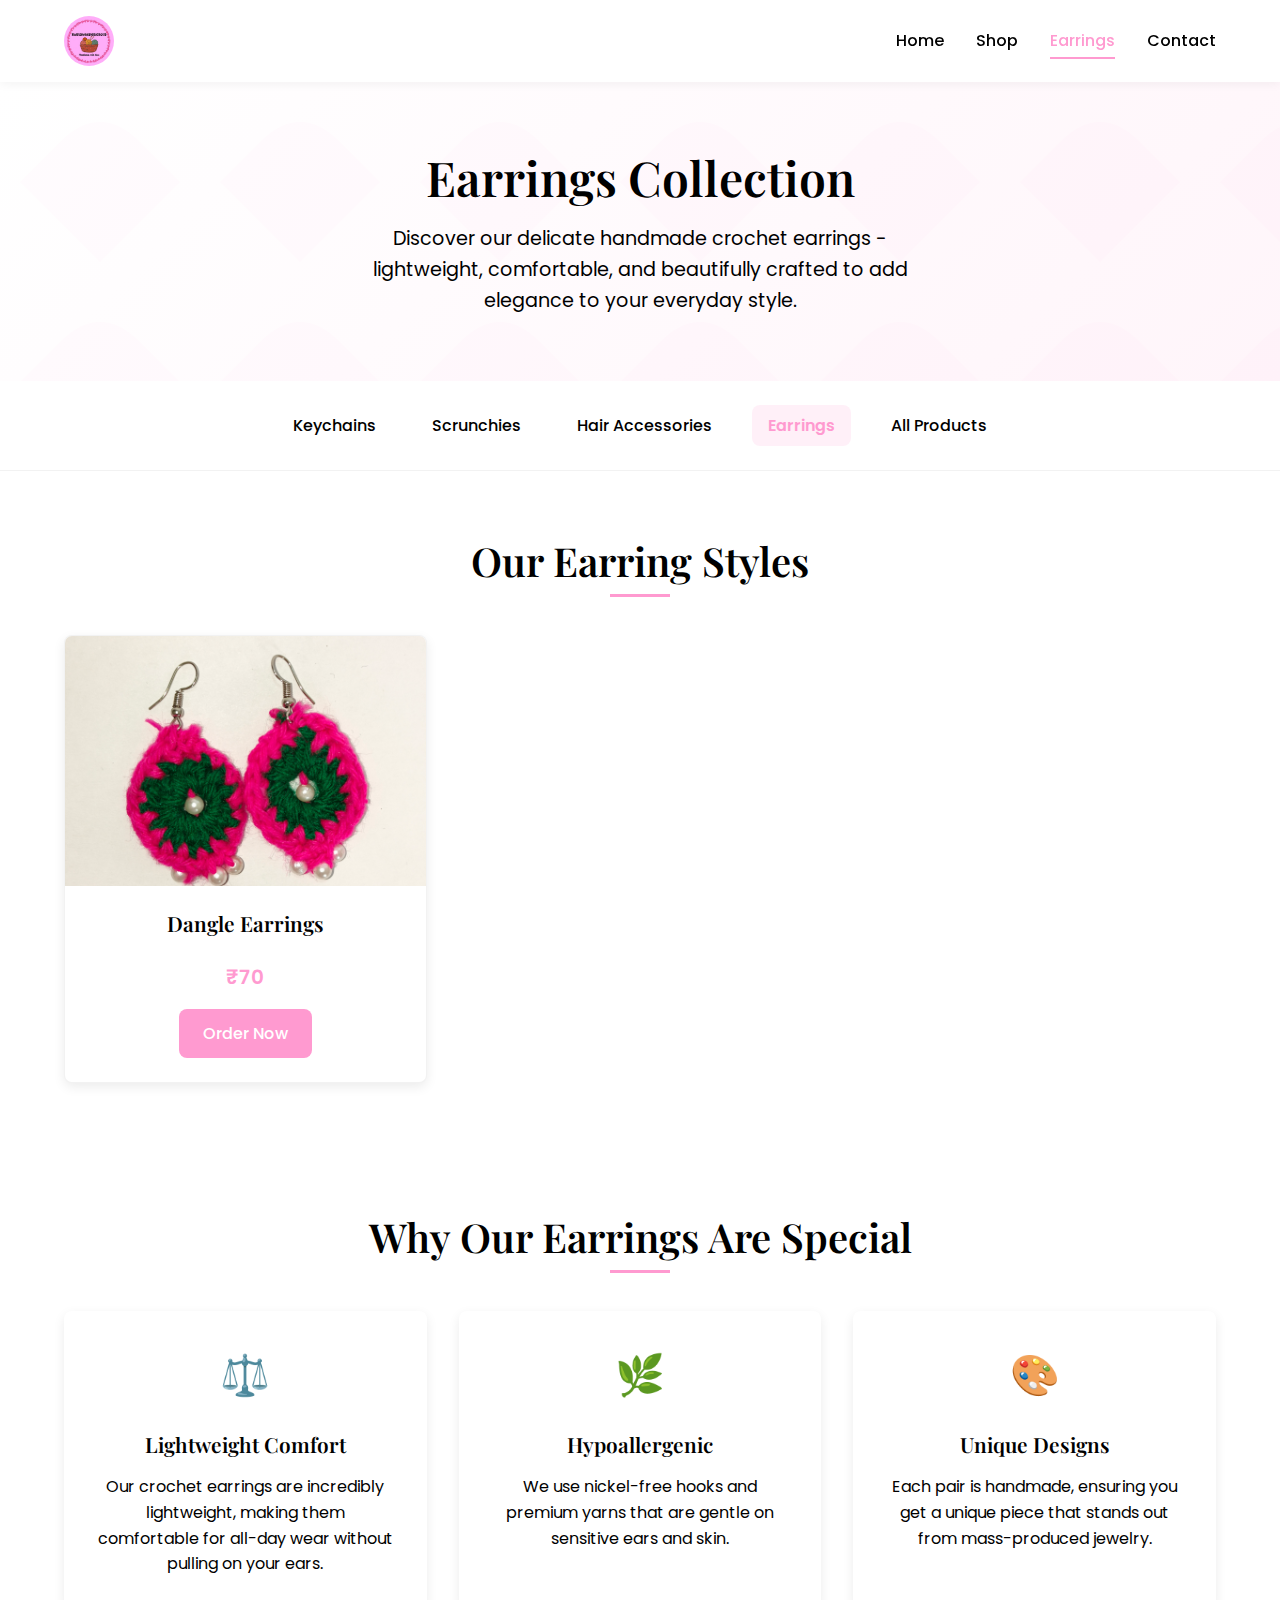
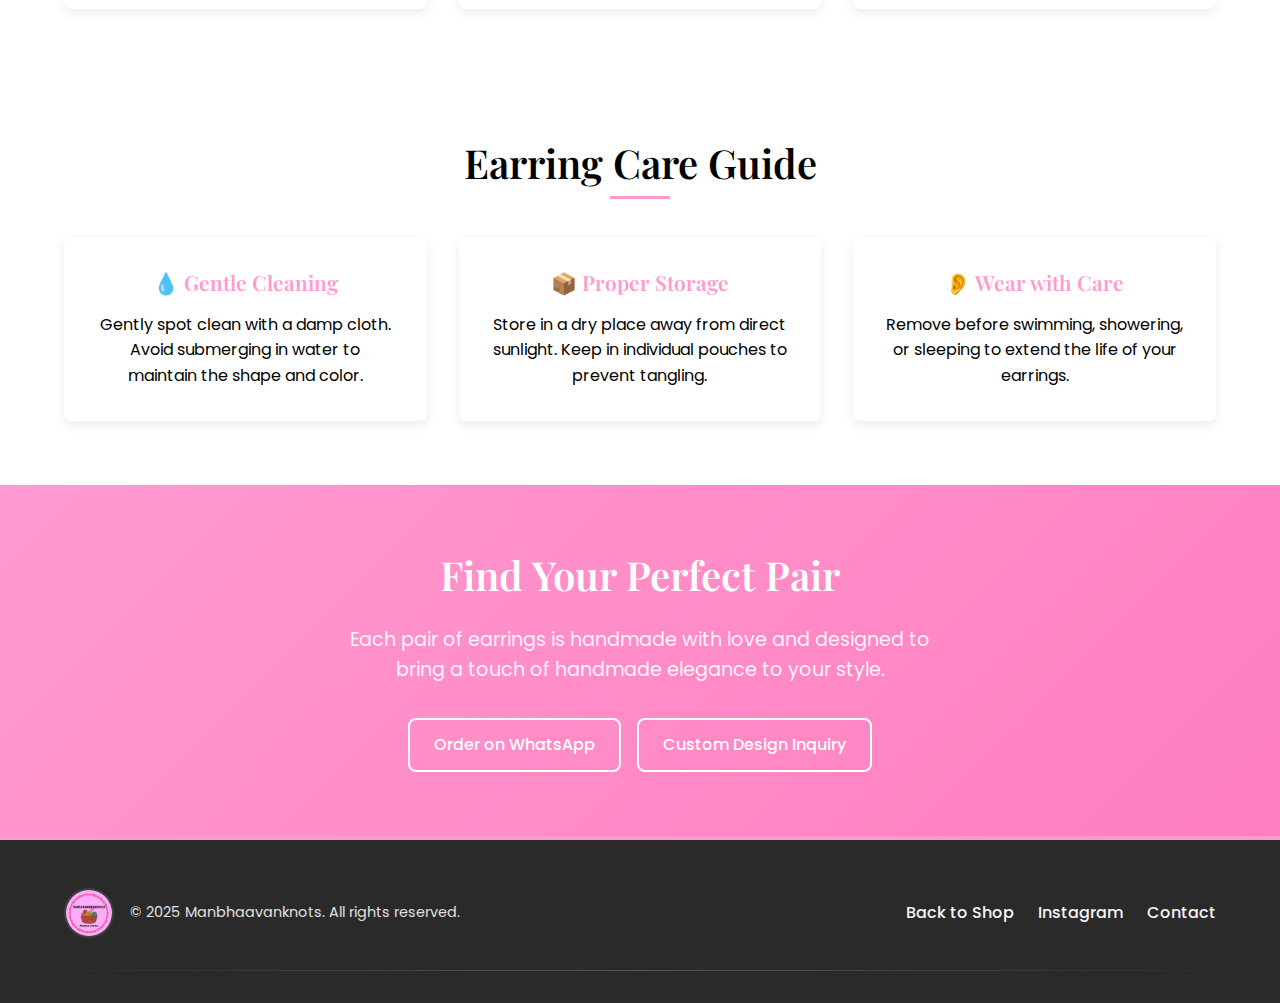
<file: earrings.html>
<!doctype html>
<html lang="en">
<head>
  <meta charset="utf-8" />
  <meta name="viewport" content="width=device-width,initial-scale=1" />
  <title>Earrings - Handmade Crochet Earrings | Manbhaavanknots</title>
  <meta name="description" content="Discover beautiful handmade crochet earrings - delicate designs, lightweight comfort, and unique styles for every occasion.">
  <link rel="icon" type="image/jpeg" href="assets/logo.jpg">
  <link rel="stylesheet" href="assets/style.css">
  <link rel="preconnect" href="https://fonts.googleapis.com">
  <link rel="preconnect" href="https://fonts.gstatic.com" crossorigin>
  <link href="https://fonts.googleapis.com/css2?family=Playfair+Display:wght@400;500;600&family=Poppins:wght@300;400;500;600&display=swap" rel="stylesheet">
  <style>
    :root {
      --primary: #ff9ad0;
      --primary-dark: #ff9ad0;
      --secondary: #ffffff;
      --dark: #000000;
      --light: #ffffff;
      --text: #000000;
      --text-light: #000000;
      --white: #ffffff;
      --shadow: 0 4px 12px rgba(0, 0, 0, 0.08);
      --radius: 8px;
      --transition: all 0.3s ease;
    }

    * {
      margin: 0;
      padding: 0;
      box-sizing: border-box;
    }

    body {
      font-family: 'Poppins', sans-serif;
      line-height: 1.6;
      color: var(--text);
      background-color: var(--white);
      overflow-x: hidden;
    }

    h1, h2, h3, h4 {
      font-family: 'Playfair Display', serif;
      font-weight: 600;
      line-height: 1.3;
      margin-bottom: 1rem;
    }

    .container {
      width: 100%;
      max-width: 1200px;
      margin: 0 auto;
      padding: 0 1.5rem;
    }

    /* Header */
    .site-header {
      background-color: var(--white);
      box-shadow: 0 2px 10px rgba(0, 0, 0, 0.05);
      position: sticky;
      top: 0;
      z-index: 100;
    }

    .header-inner {
      display: flex;
      justify-content: space-between;
      align-items: center;
      padding: 1rem 1.5rem;
    }

    .logo-wrap {
      display: flex;
      align-items: center;
    }

    .logo {
      height: 50px;
      width: auto;
      border-radius: 50%;
    }

    .main-nav {
      display: flex;
      gap: 2rem;
    }

    .main-nav a {
      text-decoration: none;
      color: var(--text);
      font-weight: 500;
      position: relative;
      transition: var(--transition);
    }

    .main-nav a:hover,
    .main-nav a.active {
      color: var(--primary);
    }

    .main-nav a::after {
      content: '';
      position: absolute;
      bottom: -5px;
      left: 0;
      width: 0;
      height: 2px;
      background-color: var(--primary);
      transition: var(--transition);
    }

    .main-nav a:hover::after,
    .main-nav a.active::after {
      width: 100%;
    }

    .mobile-menu-btn {
      display: none;
      background: none;
      border: none;
      font-size: 1.5rem;
      cursor: pointer;
    }

    /* Category Hero */
    .category-hero {
      background: linear-gradient(135deg, var(--light) 0%, #fff5fa 100%);
      padding: 4rem 0;
      text-align: center;
      position: relative;
      overflow: hidden;
    }

    .category-hero::before {
      content: '';
      position: absolute;
      top: 0;
      left: 0;
      width: 100%;
      height: 100%;
      background-image: url('data:image/svg+xml;utf8,<svg xmlns="http://www.w3.org/2000/svg" width="100" height="100" viewBox="0 0 100 100"><path fill="%23ff9ad0" opacity="0.1" d="M30,30 Q50,10 70,30 T90,50 T70,70 T50,90 T30,70 T10,50 T30,30 Z"/></svg>');
      background-size: 200px;
      opacity: 0.3;
    }

    .category-hero .container {
      position: relative;
      z-index: 1;
    }

    .category-hero h1 {
      font-size: 3rem;
      color: var(--dark);
      margin-bottom: 1rem;
    }

    .category-hero p {
      font-size: 1.2rem;
      max-width: 600px;
      margin: 0 auto;
      color: var(--text-light);
    }

    /* Category Navigation */
    .category-nav {
      background-color: var(--light);
      padding: 1.5rem 0;
      border-bottom: 1px solid rgba(0, 0, 0, 0.05);
    }

    .category-links {
      display: flex;
      justify-content: center;
      gap: 1.5rem;
      flex-wrap: wrap;
    }

    .category-links a {
      text-decoration: none;
      color: var(--text);
      font-weight: 500;
      padding: 0.5rem 1rem;
      border-radius: var(--radius);
      transition: var(--transition);
    }

    .category-links a:hover {
      color: var(--primary);
      background-color: rgba(255, 154, 208, 0.1);
    }

    .category-links a.active {
      color: var(--primary);
      background-color: rgba(255, 154, 208, 0.15);
      font-weight: 600;
    }

    /* Products Section */
    .products-list {
      padding: 4rem 0;
    }

    .section-title {
      text-align: center;
      font-size: 2.5rem;
      margin-bottom: 3rem;
      color: var(--dark);
      position: relative;
    }

    .section-title::after {
      content: '';
      position: absolute;
      bottom: -10px;
      left: 50%;
      transform: translateX(-50%);
      width: 60px;
      height: 3px;
      background-color: var(--primary);
    }

    .cards-grid {
      display: grid;
      grid-template-columns: repeat(auto-fill, minmax(280px, 1fr));
      gap: 2rem;
    }

    .card {
      background: var(--white);
      border-radius: var(--radius);
      overflow: hidden;
      box-shadow: var(--shadow);
      transition: var(--transition);
      border: 1px solid rgba(0, 0, 0, 0.05);
    }

    .card:hover {
      transform: translateY(-5px);
      box-shadow: 0 10px 20px rgba(0, 0, 0, 0.12);
    }

    .product-card {
      text-align: center;
      padding-bottom: 1.5rem;
    }

    .product-card img {
      width: 100%;
      height: 250px;
      object-fit: cover;
      transition: var(--transition);
    }

    .product-card:hover img {
      transform: scale(1.03);
    }

    .product-card h3 {
      padding: 1rem 1rem 0.5rem;
      font-size: 1.3rem;
    }

    .price {
      font-weight: 600;
      color: var(--primary);
      font-size: 1.25rem;
      margin-bottom: 1rem;
    }

    /* Buttons */
    .btn {
      display: inline-block;
      padding: 0.75rem 1.5rem;
      border-radius: var(--radius);
      text-decoration: none;
      font-weight: 500;
      transition: var(--transition);
      cursor: pointer;
      border: none;
      font-family: inherit;
      text-align: center;
    }

    .btn.primary {
      background-color: var(--primary);
      color: var(--white);
    }

    .btn.primary:hover {
      background-color: var(--primary-dark);
      transform: translateY(-2px);
      box-shadow: var(--shadow);
    }

    /* Features Section */
    .features-section {
      background-color: var(--light);
      padding: 4rem 0;
    }

    .features-section h2 {
      text-align: center;
      font-size: 2.5rem;
      margin-bottom: 3rem;
      color: var(--dark);
      position: relative;
    }

    .features-section h2::after {
      content: '';
      position: absolute;
      bottom: -10px;
      left: 50%;
      transform: translateX(-50%);
      width: 60px;
      height: 3px;
      background-color: var(--primary);
    }

    .features-grid {
      display: grid;
      grid-template-columns: repeat(auto-fit, minmax(300px, 1fr));
      gap: 2rem;
    }

    .feature-card {
      background: var(--white);
      padding: 2rem;
      border-radius: var(--radius);
      box-shadow: var(--shadow);
      text-align: center;
    }

    .feature-icon {
      font-size: 2.5rem;
      margin-bottom: 1.5rem;
      color: var(--primary);
    }

    .feature-card h3 {
      font-size: 1.3rem;
      margin-bottom: 1rem;
    }

    .feature-card p {
      color: var(--text-light);
    }

    /* Care Instructions */
    .care-section {
      padding: 4rem 0;
    }

    .care-section h2 {
      text-align: center;
      font-size: 2.5rem;
      margin-bottom: 3rem;
      color: var(--dark);
      position: relative;
    }

    .care-section h2::after {
      content: '';
      position: absolute;
      bottom: -10px;
      left: 50%;
      transform: translateX(-50%);
      width: 60px;
      height: 3px;
      background-color: var(--primary);
    }

    .care-tips {
      display: grid;
      grid-template-columns: repeat(auto-fit, minmax(300px, 1fr));
      gap: 2rem;
    }

    .care-tip {
      background: var(--white);
      padding: 2rem;
      border-radius: var(--radius);
      box-shadow: var(--shadow);
      text-align: center;
    }

    .care-tip h3 {
      display: flex;
      align-items: center;
      justify-content: center;
      gap: 0.5rem;
      font-size: 1.3rem;
      margin-bottom: 1rem;
      color: var(--primary);
    }

    .care-tip p {
      color: var(--text-light);
    }

    /* CTA Section */
    .category-cta {
      background: linear-gradient(135deg, var(--primary) 0%, #ff7ebf 100%);
      padding: 4rem 0;
      text-align: center;
      color: var(--white);
    }

    .category-cta h2 {
      font-size: 2.5rem;
      margin-bottom: 1.5rem;
      color: var(--white);
    }

    .category-cta p {
      font-size: 1.2rem;
      max-width: 600px;
      margin: 0 auto 2rem;
      opacity: 0.9;
    }

    .btn.ghost {
      background-color: transparent;
      color: var(--white);
      border: 2px solid var(--white);
    }

    .btn.ghost:hover {
      background-color: var(--white);
      color: var(--primary);
      transform: translateY(-2px);
      box-shadow: var(--shadow);
    }

    /* Footer */
    .site-footer {
      background-color: #2a2a2a;
      color: #f5f5f5;
      padding: 3rem 0 2rem;
      border-top: 4px solid var(--primary);
    }

    .footer-inner {
      display: flex;
      justify-content: space-between;
      align-items: center;
      flex-wrap: wrap;
      gap: 1.5rem;
    }

    .footer-left {
      display: flex;
      align-items: center;
      gap: 1rem;
      flex: 1;
      min-width: 250px;
    }

    .footer-logo {
      height: 50px;
      width: 50px;
      border-radius: 50%;
      object-fit: cover;
      border: 2px solid rgba(255, 255, 255, 0.1);
    }

    .footer-left p {
      color: #e0e0e0;
      font-size: 0.9rem;
      margin: 0;
    }

    .footer-right {
      display: flex;
      gap: 1.5rem;
      flex-wrap: wrap;
    }

    .footer-right a {
      color: #f5f5f5;
      text-decoration: none;
      transition: all 0.3s ease;
      font-weight: 500;
      padding: 0.5rem 0;
      position: relative;
    }

    .footer-right a:hover {
      color: var(--primary);
      transform: translateY(-2px);
    }

    .footer-right a::after {
      content: '';
      position: absolute;
      bottom: 0;
      left: 0;
      width: 0;
      height: 2px;
      background-color: var(--primary);
      transition: width 0.3s ease;
    }

    .footer-right a:hover::after {
      width: 100%;
    }

    .site-footer::after {
      content: '';
      display: block;
      height: 1px;
      background: linear-gradient(90deg, transparent, rgba(255,255,255,0.2), transparent);
      margin-top: 2rem;
    }

    /* Responsive */
    @media (max-width: 768px) {
      .main-nav {
        display: none;
        position: absolute;
        top: 100%;
        left: 0;
        width: 100%;
        background-color: var(--white);
        flex-direction: column;
        padding: 1.5rem;
        box-shadow: 0 5px 10px rgba(0, 0, 0, 0.1);
        gap: 1rem;
      }

      .main-nav.active {
        display: flex;
      }

      .mobile-menu-btn {
        display: block;
      }

      .category-hero {
        padding: 3rem 0;
      }

      .category-hero h1 {
        font-size: 2.5rem;
      }

      .category-hero p {
        font-size: 1.1rem;
      }

      .category-links {
        gap: 1rem;
      }

      .products-list {
        padding: 3rem 0;
      }

      .section-title {
        font-size: 2rem;
      }

      .cards-grid {
        grid-template-columns: 1fr;
      }

      .features-section,
      .care-section {
        padding: 3rem 0;
      }

      .features-section h2,
      .care-section h2 {
        font-size: 2rem;
      }

      .features-grid,
      .care-tips {
        grid-template-columns: 1fr;
      }

      .footer-inner {
        flex-direction: column;
        gap: 1.5rem;
        text-align: center;
      }

      .footer-right {
        flex-wrap: wrap;
        justify-content: center;
      }
      
      .footer-left {
        flex-direction: column;
        text-align: center;
      }
    }
  </style>
</head>
<body>
  <header class="site-header">
    <div class="container header-inner">
      <a href="index.html" class="logo-wrap">
        <img src="assets/logo.jpg" alt="Manbhaavanknots" class="logo">
      </a>
      <nav class="main-nav">
        <a href="index.html">Home</a>
        <a href="shop.html">Shop</a>
        <a href="earrings.html" class="active">Earrings</a>
        <a href="contact.html">Contact</a>
      </nav>
      <button class="mobile-menu-btn" id="mobileMenuBtn" aria-label="Open menu">☰</button>
    </div>
  </header>

  <main>
    <section class="category-hero">
      <div class="container">
        <h1>Earrings Collection</h1>
        <p>Discover our delicate handmade crochet earrings - lightweight, comfortable, and beautifully crafted to add elegance to your everyday style.</p>
      </div>
    </section>

    <section class="category-nav">
      <div class="container">
        <div class="category-links">
          <a href="keychains.html">Keychains</a>
          <a href="scrunchies.html">Scrunchies</a>
          <a href="hair-accessories.html">Hair Accessories</a>
          <a href="earrings.html" class="active">Earrings</a>
          <a href="shop.html">All Products</a>
        </div>
      </div>
    </section>

    <section class="products-list">
      <div class="container">
        <h2 class="section-title">Our Earring Styles</h2>
        <div class="cards-grid">
          <!-- Product 1 -->
          <article class="card product-card">
            <img src="assets/images/earrings1.jpg" alt="Dangle Earrings">
            <h3>Dangle Earrings</h3>
            <p class="price">₹70</p>
            <a class="btn primary" href="https://wa.me/+919930910006?text=I%20want%20to%20order:%20Floral%20Dangle%20Earrings" target="_blank">Order Now</a>
          </article>

    </section>

    <section class="features-section">
      <div class="container">
        <h2>Why Our Earrings Are Special</h2>
        <div class="features-grid">
          <div class="feature-card">
            <div class="feature-icon">⚖️</div>
            <h3>Lightweight Comfort</h3>
            <p>Our crochet earrings are incredibly lightweight, making them comfortable for all-day wear without pulling on your ears.</p>
          </div>
          
          <div class="feature-card">
            <div class="feature-icon">🌿</div>
            <h3>Hypoallergenic</h3>
            <p>We use nickel-free hooks and premium yarns that are gentle on sensitive ears and skin.</p>
          </div>
          
          <div class="feature-card">
            <div class="feature-icon">🎨</div>
            <h3>Unique Designs</h3>
            <p>Each pair is handmade, ensuring you get a unique piece that stands out from mass-produced jewelry.</p>
          </div>
        </div>
      </div>
    </section>

    <section class="care-section">
      <div class="container">
        <h2>Earring Care Guide</h2>
        <div class="care-tips">
          <div class="care-tip">
            <h3>💧 Gentle Cleaning</h3>
            <p>Gently spot clean with a damp cloth. Avoid submerging in water to maintain the shape and color.</p>
          </div>
          
          <div class="care-tip">
            <h3>📦 Proper Storage</h3>
            <p>Store in a dry place away from direct sunlight. Keep in individual pouches to prevent tangling.</p>
          </div>
          
          <div class="care-tip">
            <h3>👂 Wear with Care</h3>
            <p>Remove before swimming, showering, or sleeping to extend the life of your earrings.</p>
          </div>
        </div>
      </div>
    </section>

    <section class="category-cta">
      <div class="container">
        <h2>Find Your Perfect Pair</h2>
        <p>Each pair of earrings is handmade with love and designed to bring a touch of handmade elegance to your style.</p>
        <div style="display: flex; gap: 1rem; justify-content: center; flex-wrap: wrap;">
          <a class="btn ghost" href="https://wa.me/+919930910006?text=Hi!%20I%20want%20to%20order%20earrings%20from%20Manbhaavanknots" target="_blank">Order on WhatsApp</a>
          <a class="btn ghost" href="contact.html">Custom Design Inquiry</a>
        </div>
      </div>
    </section>
  </main>

  <footer class="site-footer">
    <div class="container footer-inner">
      <div class="footer-left">
        <img src="assets/logo.jpg" class="footer-logo" alt="Manbhaavanknots">
        <p>© 2025 Manbhaavanknots. All rights reserved.</p>
      </div>
      <div class="footer-right">
        <a href="shop.html">Back to Shop</a>
        <a href="https://www.instagram.com/manbhaavanknots/" target="_blank">Instagram</a>
        <a href="contact.html">Contact</a>
      </div>
    </div>
  </footer>

  <script>
    // Mobile menu toggle
    const mobileMenuBtn = document.getElementById('mobileMenuBtn');
    const mainNav = document.querySelector('.main-nav');
    
    mobileMenuBtn.addEventListener('click', () => {
      mainNav.classList.toggle('active');
      mobileMenuBtn.textContent = mainNav.classList.contains('active') ? '✕' : '☰';
    });
  </script>
</body>
</html>
</file>
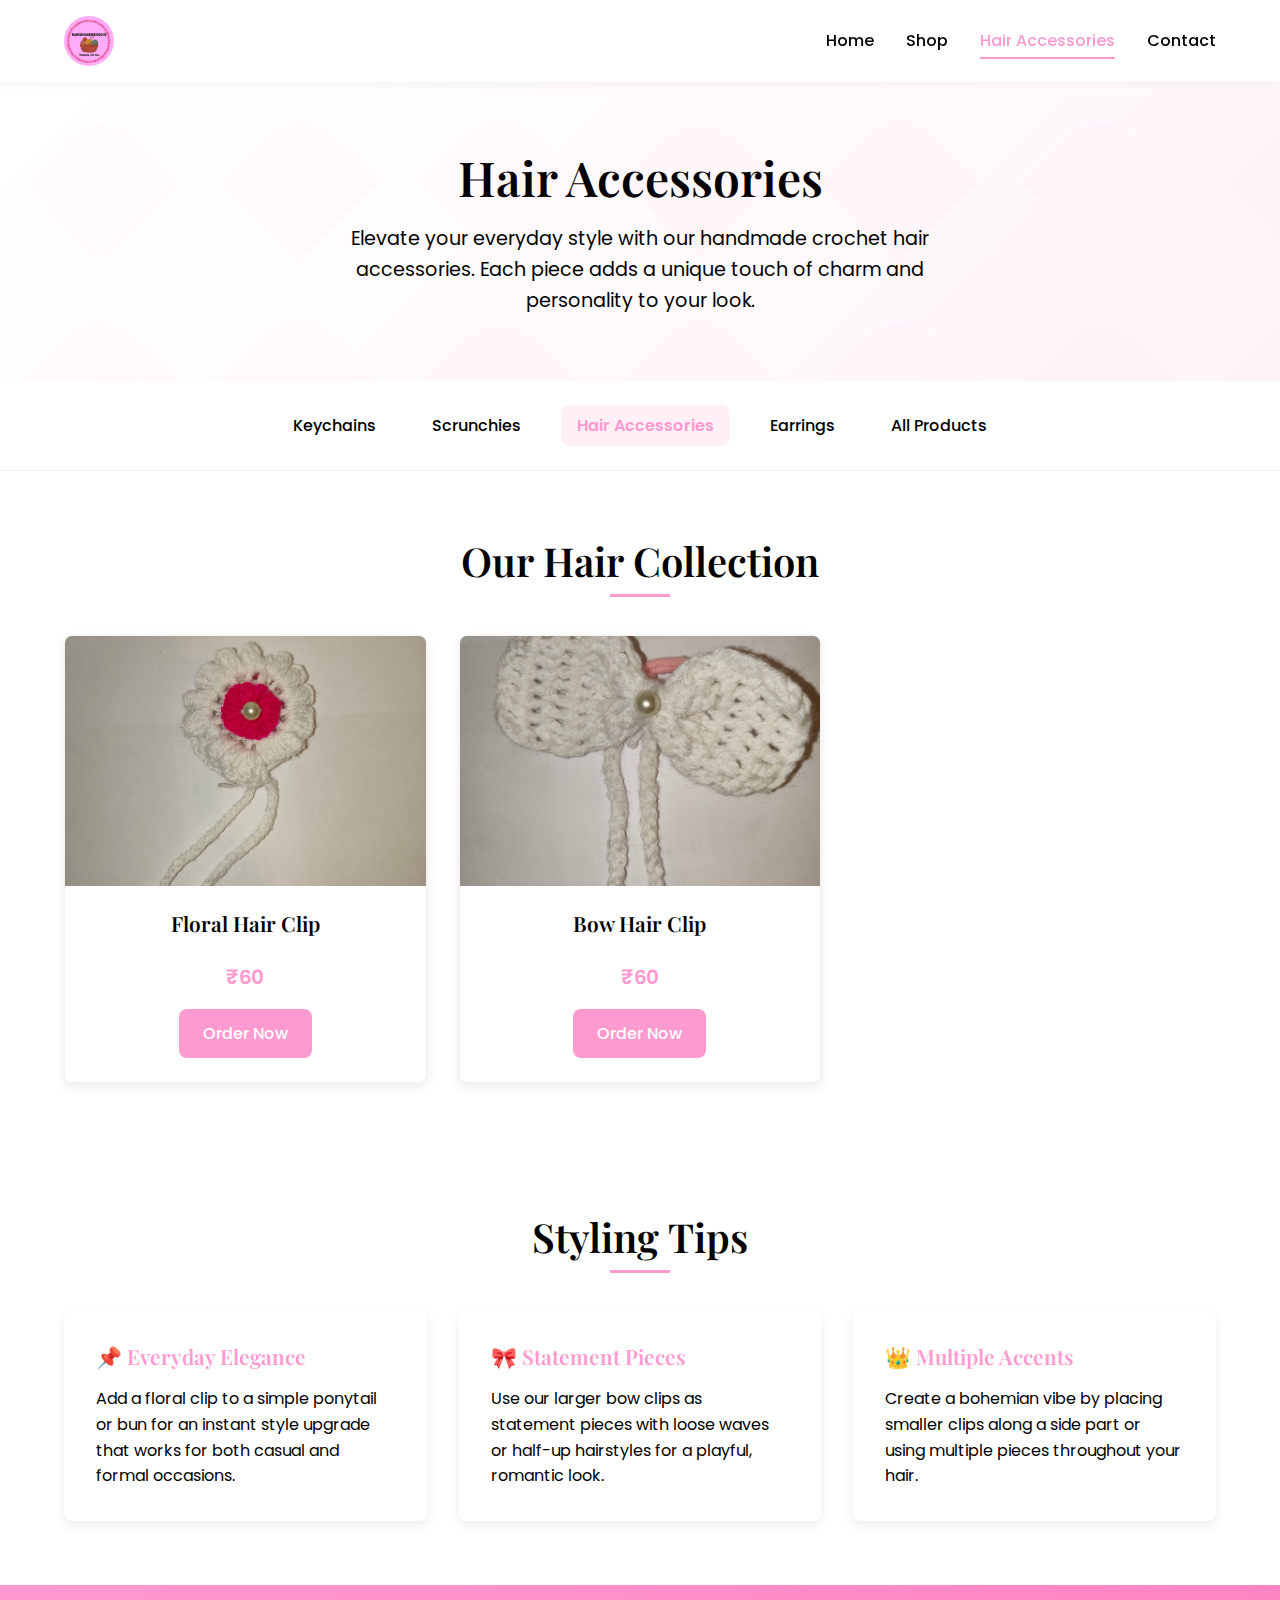
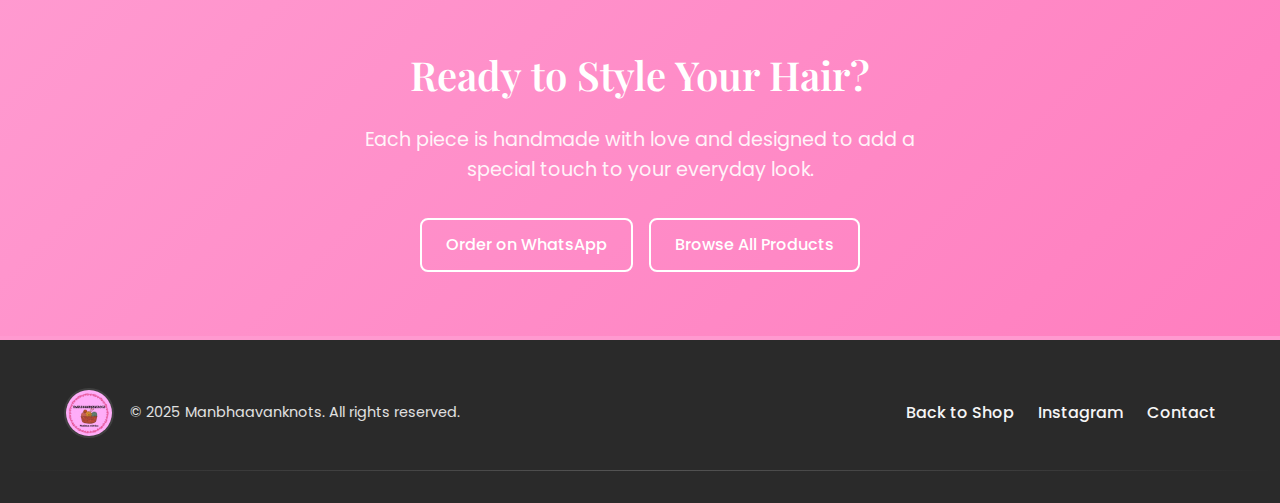
<file: hair-accessories.html>
<!doctype html>
<html lang="en">
<head>
  <meta charset="utf-8" />
  <meta name="viewport" content="width=device-width,initial-scale=1" />
  <title>Hair Accessories - Handmade Crochet Hair Clips & Bows | Manbhaavanknots</title>
  <meta name="description" content="Discover beautiful handmade crochet hair accessories - floral clips, bows, headbands and more. Add a touch of handmade charm to your style.">
  <link rel="icon" type="image/jpeg" href="assets/logo.jpg">
  <link rel="stylesheet" href="assets/style.css">
  <link rel="preconnect" href="https://fonts.googleapis.com">
  <link rel="preconnect" href="https://fonts.gstatic.com" crossorigin>
  <link href="https://fonts.googleapis.com/css2?family=Playfair+Display:wght@400;500;600&family=Poppins:wght@300;400;500;600&display=swap" rel="stylesheet">
  <style>
    :root {
      --primary: #ff9ad0;
      --primary-dark: #ff9ad0;
      --secondary: #ffffff;
      --dark: #000000;
      --light: #ffffff;
      --text: #000000;
      --text-light: #000000;
      --white: #ffffff;
      --shadow: 0 4px 12px rgba(0, 0, 0, 0.08);
      --radius: 8px;
      --transition: all 0.3s ease;
    }

    * {
      margin: 0;
      padding: 0;
      box-sizing: border-box;
    }

    body {
      font-family: 'Poppins', sans-serif;
      line-height: 1.6;
      color: var(--text);
      background-color: var(--white);
      overflow-x: hidden;
    }

    h1, h2, h3, h4 {
      font-family: 'Playfair Display', serif;
      font-weight: 600;
      line-height: 1.3;
      margin-bottom: 1rem;
    }

    .container {
      width: 100%;
      max-width: 1200px;
      margin: 0 auto;
      padding: 0 1.5rem;
    }

    /* Header */
    .site-header {
      background-color: var(--white);
      box-shadow: 0 2px 10px rgba(0, 0, 0, 0.05);
      position: sticky;
      top: 0;
      z-index: 100;
    }

    .header-inner {
      display: flex;
      justify-content: space-between;
      align-items: center;
      padding: 1rem 1.5rem;
    }

    .logo-wrap {
      display: flex;
      align-items: center;
    }

    .logo {
      height: 50px;
      width: auto;
      border-radius: 50%;
    }

    .main-nav {
      display: flex;
      gap: 2rem;
    }

    .main-nav a {
      text-decoration: none;
      color: var(--text);
      font-weight: 500;
      position: relative;
      transition: var(--transition);
    }

    .main-nav a:hover,
    .main-nav a.active {
      color: var(--primary);
    }

    .main-nav a::after {
      content: '';
      position: absolute;
      bottom: -5px;
      left: 0;
      width: 0;
      height: 2px;
      background-color: var(--primary);
      transition: var(--transition);
    }

    .main-nav a:hover::after,
    .main-nav a.active::after {
      width: 100%;
    }

    .mobile-menu-btn {
      display: none;
      background: none;
      border: none;
      font-size: 1.5rem;
      cursor: pointer;
    }

    /* Category Hero */
    .category-hero {
      background: linear-gradient(135deg, var(--light) 0%, #fff5fa 100%);
      padding: 4rem 0;
      text-align: center;
      position: relative;
      overflow: hidden;
    }

    .category-hero::before {
      content: '';
      position: absolute;
      top: 0;
      left: 0;
      width: 100%;
      height: 100%;
      background-image: url('data:image/svg+xml;utf8,<svg xmlns="http://www.w3.org/2000/svg" width="100" height="100" viewBox="0 0 100 100"><path fill="%23ff9ad0" opacity="0.1" d="M30,30 Q50,10 70,30 T90,50 T70,70 T50,90 T30,70 T10,50 T30,30 Z"/></svg>');
      background-size: 200px;
      opacity: 0.3;
    }

    .category-hero .container {
      position: relative;
      z-index: 1;
    }

    .category-hero h1 {
      font-size: 3rem;
      color: var(--dark);
      margin-bottom: 1rem;
    }

    .category-hero p {
      font-size: 1.2rem;
      max-width: 600px;
      margin: 0 auto;
      color: var(--text-light);
    }

    /* Category Navigation */
    .category-nav {
      background-color: var(--light);
      padding: 1.5rem 0;
      border-bottom: 1px solid rgba(0, 0, 0, 0.05);
    }

    .category-links {
      display: flex;
      justify-content: center;
      gap: 1.5rem;
      flex-wrap: wrap;
    }

    .category-links a {
      text-decoration: none;
      color: var(--text);
      font-weight: 500;
      padding: 0.5rem 1rem;
      border-radius: var(--radius);
      transition: var(--transition);
    }

    .category-links a:hover {
      color: var(--primary);
      background-color: rgba(255, 154, 208, 0.1);
    }

    .category-links a.active {
      color: var(--primary);
      background-color: rgba(255, 154, 208, 0.15);
      font-weight: 600;
    }

    /* Products Section */
    .products-list {
      padding: 4rem 0;
    }

    .section-title {
      text-align: center;
      font-size: 2.5rem;
      margin-bottom: 3rem;
      color: var(--dark);
      position: relative;
    }

    .section-title::after {
      content: '';
      position: absolute;
      bottom: -10px;
      left: 50%;
      transform: translateX(-50%);
      width: 60px;
      height: 3px;
      background-color: var(--primary);
    }

    .cards-grid {
      display: grid;
      grid-template-columns: repeat(auto-fill, minmax(280px, 1fr));
      gap: 2rem;
    }

    .card {
      background: var(--white);
      border-radius: var(--radius);
      overflow: hidden;
      box-shadow: var(--shadow);
      transition: var(--transition);
      border: 1px solid rgba(0, 0, 0, 0.05);
    }

    .card:hover {
      transform: translateY(-5px);
      box-shadow: 0 10px 20px rgba(0, 0, 0, 0.12);
    }

    .product-card {
      text-align: center;
      padding-bottom: 1.5rem;
    }

    .product-card img {
      width: 100%;
      height: 250px;
      object-fit: cover;
      transition: var(--transition);
    }

    .product-card:hover img {
      transform: scale(1.03);
    }

    .product-card h3 {
      padding: 1rem 1rem 0.5rem;
      font-size: 1.3rem;
    }

    .price {
      font-weight: 600;
      color: var(--primary);
      font-size: 1.25rem;
      margin-bottom: 1rem;
    }

    /* Buttons */
    .btn {
      display: inline-block;
      padding: 0.75rem 1.5rem;
      border-radius: var(--radius);
      text-decoration: none;
      font-weight: 500;
      transition: var(--transition);
      cursor: pointer;
      border: none;
      font-family: inherit;
      text-align: center;
    }

    .btn.primary {
      background-color: var(--primary);
      color: var(--white);
    }

    .btn.primary:hover {
      background-color: var(--primary-dark);
      transform: translateY(-2px);
      box-shadow: var(--shadow);
    }

    /* Style Guide Section */
    .style-guide {
      background-color: var(--light);
      padding: 4rem 0;
    }

    .style-guide h2 {
      text-align: center;
      font-size: 2.5rem;
      margin-bottom: 3rem;
      color: var(--dark);
      position: relative;
    }

    .style-guide h2::after {
      content: '';
      position: absolute;
      bottom: -10px;
      left: 50%;
      transform: translateX(-50%);
      width: 60px;
      height: 3px;
      background-color: var(--primary);
    }

    .style-tips {
      display: grid;
      grid-template-columns: repeat(auto-fit, minmax(300px, 1fr));
      gap: 2rem;
    }

    .style-tip {
      background: var(--white);
      padding: 2rem;
      border-radius: var(--radius);
      box-shadow: var(--shadow);
    }

    .style-tip h3 {
      display: flex;
      align-items: center;
      gap: 0.5rem;
      font-size: 1.3rem;
      margin-bottom: 1rem;
      color: var(--primary);
    }

    .style-tip p {
      color: var(--text-light);
    }

    /* CTA Section */
    .category-cta {
      background: linear-gradient(135deg, var(--primary) 0%, #ff7ebf 100%);
      padding: 4rem 0;
      text-align: center;
      color: var(--white);
    }

    .category-cta h2 {
      font-size: 2.5rem;
      margin-bottom: 1.5rem;
      color: var(--white);
    }

    .category-cta p {
      font-size: 1.2rem;
      max-width: 600px;
      margin: 0 auto 2rem;
      opacity: 0.9;
    }

    .btn.ghost {
      background-color: transparent;
      color: var(--white);
      border: 2px solid var(--white);
    }

    .btn.ghost:hover {
      background-color: var(--white);
      color: var(--primary);
      transform: translateY(-2px);
      box-shadow: var(--shadow);
    }

    /* Footer */
    .site-footer {
      background-color: #2a2a2a;
      color: #f5f5f5;
      padding: 3rem 0 2rem;
      border-top: 4px solid var(--primary);
    }

    .footer-inner {
      display: flex;
      justify-content: space-between;
      align-items: center;
      flex-wrap: wrap;
      gap: 1.5rem;
    }

    .footer-left {
      display: flex;
      align-items: center;
      gap: 1rem;
      flex: 1;
      min-width: 250px;
    }

    .footer-logo {
      height: 50px;
      width: 50px;
      border-radius: 50%;
      object-fit: cover;
      border: 2px solid rgba(255, 255, 255, 0.1);
    }

    .footer-left p {
      color: #e0e0e0;
      font-size: 0.9rem;
      margin: 0;
    }

    .footer-right {
      display: flex;
      gap: 1.5rem;
      flex-wrap: wrap;
    }

    .footer-right a {
      color: #f5f5f5;
      text-decoration: none;
      transition: all 0.3s ease;
      font-weight: 500;
      padding: 0.5rem 0;
      position: relative;
    }

    .footer-right a:hover {
      color: var(--primary);
      transform: translateY(-2px);
    }

    .footer-right a::after {
      content: '';
      position: absolute;
      bottom: 0;
      left: 0;
      width: 0;
      height: 2px;
      background-color: var(--primary);
      transition: width 0.3s ease;
    }

    .footer-right a:hover::after {
      width: 100%;
    }

    .site-footer::after {
      content: '';
      display: block;
      height: 1px;
      background: linear-gradient(90deg, transparent, rgba(255,255,255,0.2), transparent);
      margin-top: 2rem;
    }

    /* Responsive */
    @media (max-width: 768px) {
      .main-nav {
        display: none;
        position: absolute;
        top: 100%;
        left: 0;
        width: 100%;
        background-color: var(--white);
        flex-direction: column;
        padding: 1.5rem;
        box-shadow: 0 5px 10px rgba(0, 0, 0, 0.1);
        gap: 1rem;
      }

      .main-nav.active {
        display: flex;
      }

      .mobile-menu-btn {
        display: block;
      }

      .category-hero {
        padding: 3rem 0;
      }

      .category-hero h1 {
        font-size: 2.5rem;
      }

      .category-hero p {
        font-size: 1.1rem;
      }

      .category-links {
        gap: 1rem;
      }

      .products-list {
        padding: 3rem 0;
      }

      .section-title {
        font-size: 2rem;
      }

      .cards-grid {
        grid-template-columns: 1fr;
      }

      .style-guide {
        padding: 3rem 0;
      }

      .style-guide h2 {
        font-size: 2rem;
      }

      .style-tips {
        grid-template-columns: 1fr;
      }

      .footer-inner {
        flex-direction: column;
        gap: 1.5rem;
        text-align: center;
      }

      .footer-right {
        flex-wrap: wrap;
        justify-content: center;
      }
      
      .footer-left {
        flex-direction: column;
        text-align: center;
      }
    }
  </style>
</head>
<body>
  <header class="site-header">
    <div class="container header-inner">
      <a href="index.html" class="logo-wrap">
        <img src="assets/logo.jpg" alt="Manbhaavanknots" class="logo">
      </a>
      <nav class="main-nav">
        <a href="index.html">Home</a>
        <a href="shop.html">Shop</a>
        <a href="hair-accessories.html" class="active">Hair Accessories</a>
        <a href="contact.html">Contact</a>
      </nav>
      <button class="mobile-menu-btn" id="mobileMenuBtn" aria-label="Open menu">☰</button>
    </div>
  </header>

  <main>
    <section class="category-hero">
      <div class="container">
        <h1>Hair Accessories</h1>
        <p>Elevate your everyday style with our handmade crochet hair accessories. Each piece adds a unique touch of charm and personality to your look.</p>
      </div>
    </section>

    <section class="category-nav">
      <div class="container">
        <div class="category-links">
          <a href="keychains.html">Keychains</a>
          <a href="scrunchies.html">Scrunchies</a>
          <a href="hair-accessories.html" class="active">Hair Accessories</a>
          <a href="earrings.html">Earrings</a>
          <a href="shop.html">All Products</a>
        </div>
      </div>
    </section>

    <section class="products-list">
      <div class="container">
        <h2 class="section-title">Our Hair Collection</h2>
        <div class="cards-grid">
          <!-- Product 1 -->
          <article class="card product-card">
            <img src="assets/images/hair1.jpg" alt="Floral Hair Clip">
            <h3>Floral Hair Clip</h3>
            <p class="price">₹60</p>
            <a class="btn primary" href="https://wa.me/+919930910006?text=I%20want%20to%20order:%20Floral%20Hair%20Clip" target="_blank">Order Now</a>
          </article>

          <!-- Product 2 -->
          <article class="card product-card">
            <img src="assets/images/hair2.jpg" alt="Bow Hair Clip">
            <h3>Bow Hair Clip</h3>
            <p class="price">₹60</p>
            <a class="btn primary" href="https://wa.me/+919930910006?text=I%20want%20to%20order:%20Bow%20Hair%20Clip" target="_blank">Order Now</a>
          </article>
    </section>

    <section class="style-guide">
      <div class="container">
        <h2>Styling Tips</h2>
        <div class="style-tips">
          <div class="style-tip">
            <h3>📌 Everyday Elegance</h3>
            <p>Add a floral clip to a simple ponytail or bun for an instant style upgrade that works for both casual and formal occasions.</p>
          </div>
          
          <div class="style-tip">
            <h3>🎀 Statement Pieces</h3>
            <p>Use our larger bow clips as statement pieces with loose waves or half-up hairstyles for a playful, romantic look.</p>
          </div>
          
          <div class="style-tip">
            <h3>👑 Multiple Accents</h3>
            <p>Create a bohemian vibe by placing smaller clips along a side part or using multiple pieces throughout your hair.</p>
          </div>
        </div>
      </div>
    </section>

    <section class="category-cta">
      <div class="container">
        <h2>Ready to Style Your Hair?</h2>
        <p>Each piece is handmade with love and designed to add a special touch to your everyday look.</p>
        <div style="display: flex; gap: 1rem; justify-content: center; flex-wrap: wrap;">
          <a class="btn ghost" href="https://wa.me/+919930910006?text=Hi!%20I%20want%20to%20order%20hair%20accessories%20from%20Manbhaavanknots" target="_blank">Order on WhatsApp</a>
          <a class="btn ghost" href="shop.html">Browse All Products</a>
        </div>
      </div>
    </section>
  </main>

  <footer class="site-footer">
    <div class="container footer-inner">
      <div class="footer-left">
        <img src="assets/logo.jpg" class="footer-logo" alt="Manbhaavanknots">
        <p>© 2025 Manbhaavanknots. All rights reserved.</p>
      </div>
      <div class="footer-right">
        <a href="shop.html">Back to Shop</a>
        <a href="https://www.instagram.com/manbhaavanknots/" target="_blank">Instagram</a>
        <a href="contact.html">Contact</a>
      </div>
    </div>
  </footer>

  <script>
    // Mobile menu toggle
    const mobileMenuBtn = document.getElementById('mobileMenuBtn');
    const mainNav = document.querySelector('.main-nav');
    
    mobileMenuBtn.addEventListener('click', () => {
      mainNav.classList.toggle('active');
      mobileMenuBtn.textContent = mainNav.classList.contains('active') ? '✕' : '☰';
    });
  </script>
</body>
</html>
</file>
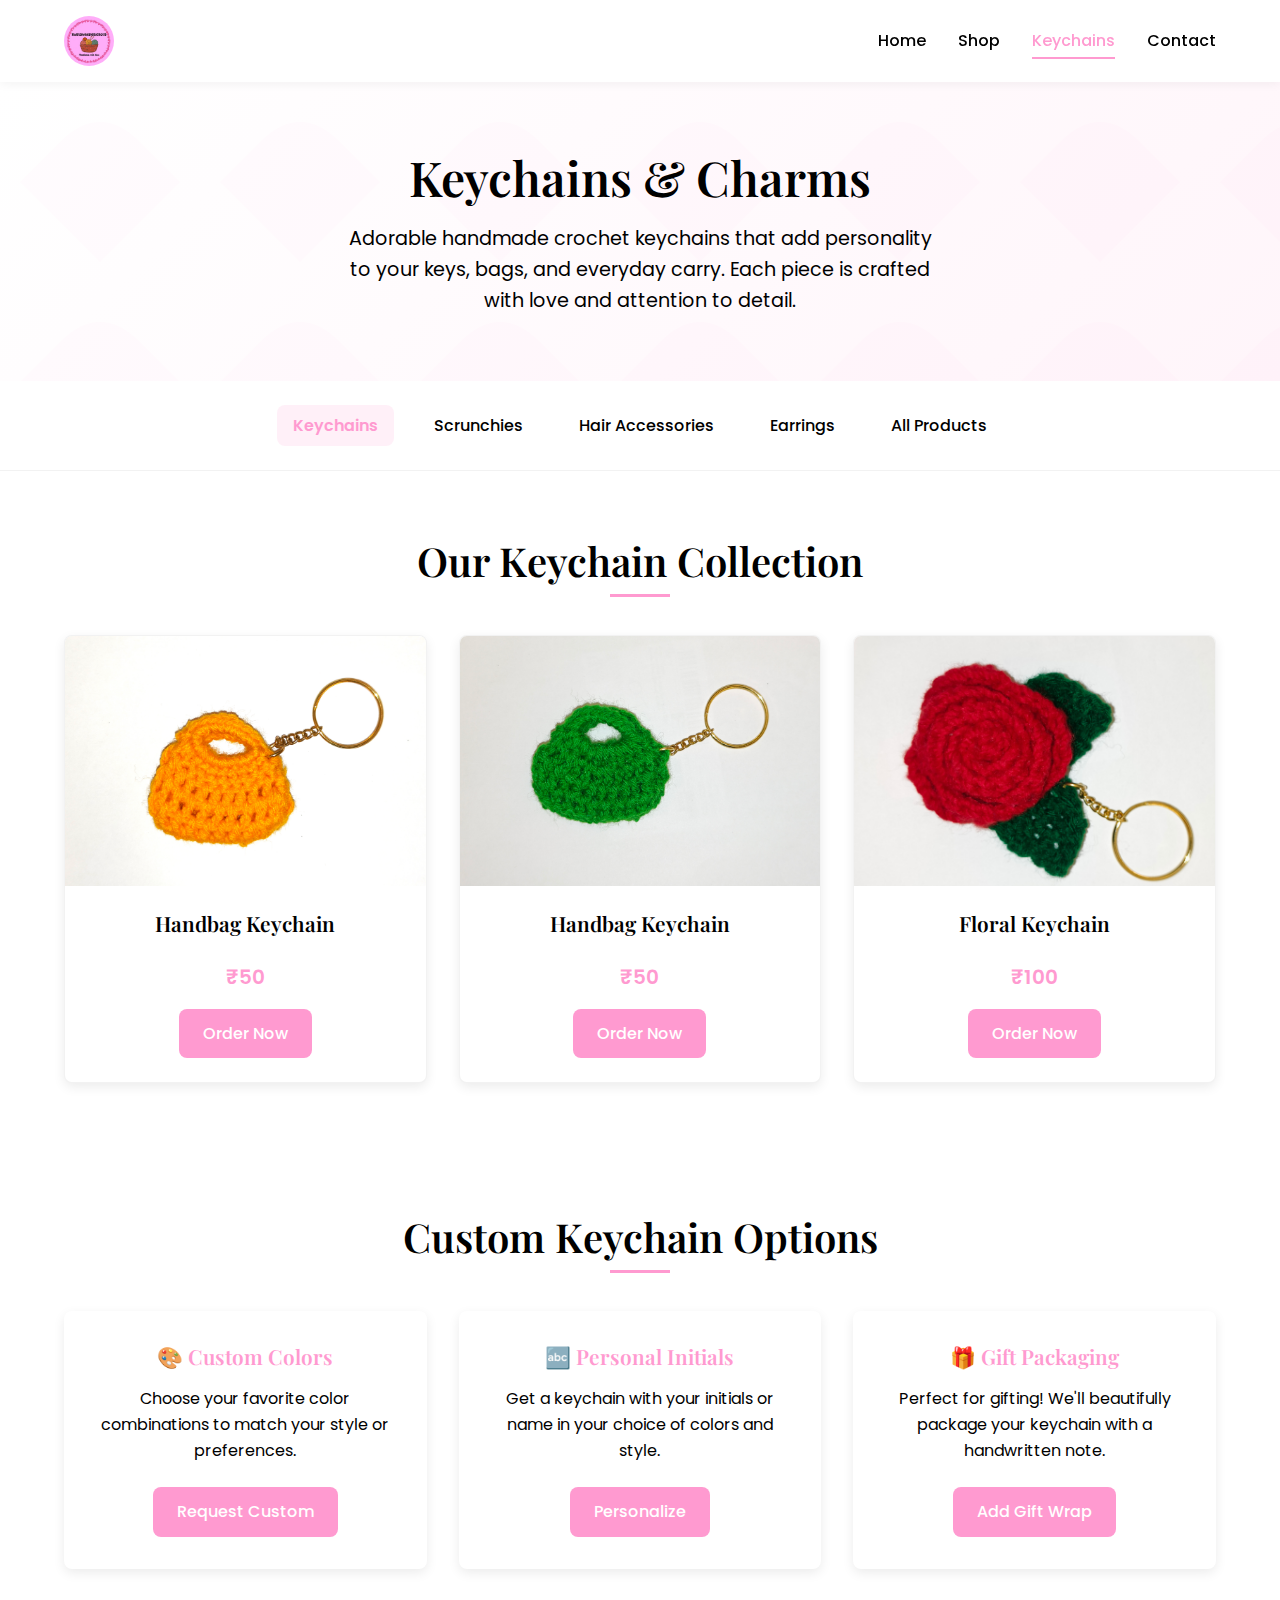
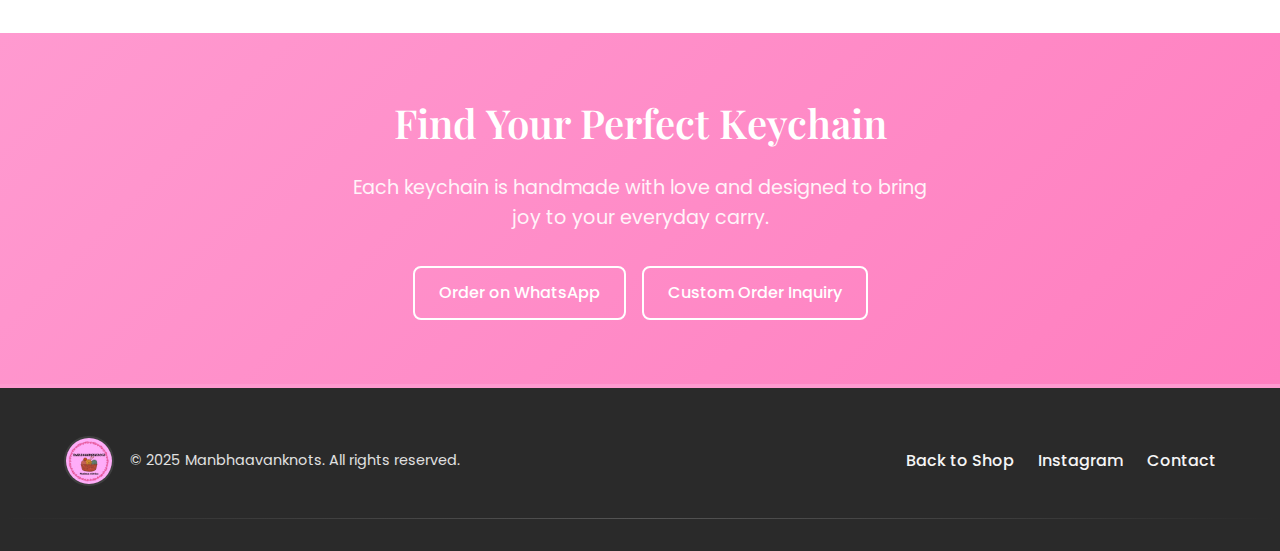
<file: keychains.html>
<!doctype html>
<html lang="en">
<head>
  <meta charset="utf-8" />
  <meta name="viewport" content="width=device-width,initial-scale=1" />
  <title>Keychains - Handmade Crochet Keychains & Charms | Manbhaavanknots</title>
  <meta name="description" content="Discover adorable handmade crochet keychains - animals, initials, mini plushies and more. Perfect for keys, bags, or as cute gifts.">
  <link rel="icon" type="image/jpeg" href="assets/logo.jpg">
  <link rel="stylesheet" href="assets/style.css">
  <link rel="preconnect" href="https://fonts.googleapis.com">
  <link rel="preconnect" href="https://fonts.gstatic.com" crossorigin>
  <link href="https://fonts.googleapis.com/css2?family=Playfair+Display:wght@400;500;600&family=Poppins:wght@300;400;500;600&display=swap" rel="stylesheet">
  <style>
    :root {
      --primary: #ff9ad0;
      --primary-dark: #ff9ad0;
      --secondary: #ffffff;
      --dark: #000000;
      --light: #ffffff;
      --text: #000000;
      --text-light: #000000;
      --white: #ffffff;
      --shadow: 0 4px 12px rgba(0, 0, 0, 0.08);
      --radius: 8px;
      --transition: all 0.3s ease;
    }

    * {
      margin: 0;
      padding: 0;
      box-sizing: border-box;
    }

    body {
      font-family: 'Poppins', sans-serif;
      line-height: 1.6;
      color: var(--text);
      background-color: var(--white);
      overflow-x: hidden;
    }

    h1, h2, h3, h4 {
      font-family: 'Playfair Display', serif;
      font-weight: 600;
      line-height: 1.3;
      margin-bottom: 1rem;
    }

    .container {
      width: 100%;
      max-width: 1200px;
      margin: 0 auto;
      padding: 0 1.5rem;
    }

    /* Header */
    .site-header {
      background-color: var(--white);
      box-shadow: 0 2px 10px rgba(0, 0, 0, 0.05);
      position: sticky;
      top: 0;
      z-index: 100;
    }

    .header-inner {
      display: flex;
      justify-content: space-between;
      align-items: center;
      padding: 1rem 1.5rem;
    }

    .logo-wrap {
      display: flex;
      align-items: center;
    }

    .logo {
      height: 50px;
      width: auto;
      border-radius: 50%;
    }

    .main-nav {
      display: flex;
      gap: 2rem;
    }

    .main-nav a {
      text-decoration: none;
      color: var(--text);
      font-weight: 500;
      position: relative;
      transition: var(--transition);
    }

    .main-nav a:hover,
    .main-nav a.active {
      color: var(--primary);
    }

    .main-nav a::after {
      content: '';
      position: absolute;
      bottom: -5px;
      left: 0;
      width: 0;
      height: 2px;
      background-color: var(--primary);
      transition: var(--transition);
    }

    .main-nav a:hover::after,
    .main-nav a.active::after {
      width: 100%;
    }

    .mobile-menu-btn {
      display: none;
      background: none;
      border: none;
      font-size: 1.5rem;
      cursor: pointer;
    }

    /* Category Hero */
    .category-hero {
      background: linear-gradient(135deg, var(--light) 0%, #fff5fa 100%);
      padding: 4rem 0;
      text-align: center;
      position: relative;
      overflow: hidden;
    }

    .category-hero::before {
      content: '';
      position: absolute;
      top: 0;
      left: 0;
      width: 100%;
      height: 100%;
      background-image: url('data:image/svg+xml;utf8,<svg xmlns="http://www.w3.org/2000/svg" width="100" height="100" viewBox="0 0 100 100"><path fill="%23ff9ad0" opacity="0.1" d="M30,30 Q50,10 70,30 T90,50 T70,70 T50,90 T30,70 T10,50 T30,30 Z"/></svg>');
      background-size: 200px;
      opacity: 0.3;
    }

    .category-hero .container {
      position: relative;
      z-index: 1;
    }

    .category-hero h1 {
      font-size: 3rem;
      color: var(--dark);
      margin-bottom: 1rem;
    }

    .category-hero p {
      font-size: 1.2rem;
      max-width: 600px;
      margin: 0 auto;
      color: var(--text-light);
    }

    /* Category Navigation */
    .category-nav {
      background-color: var(--light);
      padding: 1.5rem 0;
      border-bottom: 1px solid rgba(0, 0, 0, 0.05);
    }

    .category-links {
      display: flex;
      justify-content: center;
      gap: 1.5rem;
      flex-wrap: wrap;
    }

    .category-links a {
      text-decoration: none;
      color: var(--text);
      font-weight: 500;
      padding: 0.5rem 1rem;
      border-radius: var(--radius);
      transition: var(--transition);
    }

    .category-links a:hover {
      color: var(--primary);
      background-color: rgba(255, 154, 208, 0.1);
    }

    .category-links a.active {
      color: var(--primary);
      background-color: rgba(255, 154, 208, 0.15);
      font-weight: 600;
    }

    /* Products Section */
    .products-list {
      padding: 4rem 0;
    }

    .section-title {
      text-align: center;
      font-size: 2.5rem;
      margin-bottom: 3rem;
      color: var(--dark);
      position: relative;
    }

    .section-title::after {
      content: '';
      position: absolute;
      bottom: -10px;
      left: 50%;
      transform: translateX(-50%);
      width: 60px;
      height: 3px;
      background-color: var(--primary);
    }

    .cards-grid {
      display: grid;
      grid-template-columns: repeat(auto-fill, minmax(280px, 1fr));
      gap: 2rem;
    }

    .card {
      background: var(--white);
      border-radius: var(--radius);
      overflow: hidden;
      box-shadow: var(--shadow);
      transition: var(--transition);
      border: 1px solid rgba(0, 0, 0, 0.05);
    }

    .card:hover {
      transform: translateY(-5px);
      box-shadow: 0 10px 20px rgba(0, 0, 0, 0.12);
    }

    .product-card {
      text-align: center;
      padding-bottom: 1.5rem;
    }

    .product-card img {
      width: 100%;
      height: 250px;
      object-fit: cover;
      transition: var(--transition);
    }

    .product-card:hover img {
      transform: scale(1.03);
    }

    .product-card h3 {
      padding: 1rem 1rem 0.5rem;
      font-size: 1.3rem;
    }

    .price {
      font-weight: 600;
      color: var(--primary);
      font-size: 1.25rem;
      margin-bottom: 1rem;
    }

    /* Buttons */
    .btn {
      display: inline-block;
      padding: 0.75rem 1.5rem;
      border-radius: var(--radius);
      text-decoration: none;
      font-weight: 500;
      transition: var(--transition);
      cursor: pointer;
      border: none;
      font-family: inherit;
      text-align: center;
    }

    .btn.primary {
      background-color: var(--primary);
      color: var(--white);
    }

    .btn.primary:hover {
      background-color: var(--primary-dark);
      transform: translateY(-2px);
      box-shadow: var(--shadow);
    }

    /* Customization Section */
    .customization-section {
      background-color: var(--light);
      padding: 4rem 0;
    }

    .customization-section h2 {
      text-align: center;
      font-size: 2.5rem;
      margin-bottom: 3rem;
      color: var(--dark);
      position: relative;
    }

    .customization-section h2::after {
      content: '';
      position: absolute;
      bottom: -10px;
      left: 50%;
      transform: translateX(-50%);
      width: 60px;
      height: 3px;
      background-color: var(--primary);
    }

    .customization-options {
      display: grid;
      grid-template-columns: repeat(auto-fit, minmax(300px, 1fr));
      gap: 2rem;
    }

    .customization-option {
      background: var(--white);
      padding: 2rem;
      border-radius: var(--radius);
      box-shadow: var(--shadow);
      text-align: center;
    }

    .customization-option h3 {
      display: flex;
      align-items: center;
      justify-content: center;
      gap: 0.5rem;
      font-size: 1.3rem;
      margin-bottom: 1rem;
      color: var(--primary);
    }

    .customization-option p {
      color: var(--text-light);
      margin-bottom: 1.5rem;
    }

    /* CTA Section */
    .category-cta {
      background: linear-gradient(135deg, var(--primary) 0%, #ff7ebf 100%);
      padding: 4rem 0;
      text-align: center;
      color: var(--white);
    }

    .category-cta h2 {
      font-size: 2.5rem;
      margin-bottom: 1.5rem;
      color: var(--white);
    }

    .category-cta p {
      font-size: 1.2rem;
      max-width: 600px;
      margin: 0 auto 2rem;
      opacity: 0.9;
    }

    .btn.ghost {
      background-color: transparent;
      color: var(--white);
      border: 2px solid var(--white);
    }

    .btn.ghost:hover {
      background-color: var(--white);
      color: var(--primary);
      transform: translateY(-2px);
      box-shadow: var(--shadow);
    }

    /* Footer */
    .site-footer {
      background-color: #2a2a2a;
      color: #f5f5f5;
      padding: 3rem 0 2rem;
      border-top: 4px solid var(--primary);
    }

    .footer-inner {
      display: flex;
      justify-content: space-between;
      align-items: center;
      flex-wrap: wrap;
      gap: 1.5rem;
    }

    .footer-left {
      display: flex;
      align-items: center;
      gap: 1rem;
      flex: 1;
      min-width: 250px;
    }

    .footer-logo {
      height: 50px;
      width: 50px;
      border-radius: 50%;
      object-fit: cover;
      border: 2px solid rgba(255, 255, 255, 0.1);
    }

    .footer-left p {
      color: #e0e0e0;
      font-size: 0.9rem;
      margin: 0;
    }

    .footer-right {
      display: flex;
      gap: 1.5rem;
      flex-wrap: wrap;
    }

    .footer-right a {
      color: #f5f5f5;
      text-decoration: none;
      transition: all 0.3s ease;
      font-weight: 500;
      padding: 0.5rem 0;
      position: relative;
    }

    .footer-right a:hover {
      color: var(--primary);
      transform: translateY(-2px);
    }

    .footer-right a::after {
      content: '';
      position: absolute;
      bottom: 0;
      left: 0;
      width: 0;
      height: 2px;
      background-color: var(--primary);
      transition: width 0.3s ease;
    }

    .footer-right a:hover::after {
      width: 100%;
    }

    .site-footer::after {
      content: '';
      display: block;
      height: 1px;
      background: linear-gradient(90deg, transparent, rgba(255,255,255,0.2), transparent);
      margin-top: 2rem;
    }

    /* Responsive */
    @media (max-width: 768px) {
      .main-nav {
        display: none;
        position: absolute;
        top: 100%;
        left: 0;
        width: 100%;
        background-color: var(--white);
        flex-direction: column;
        padding: 1.5rem;
        box-shadow: 0 5px 10px rgba(0, 0, 0, 0.1);
        gap: 1rem;
      }

      .main-nav.active {
        display: flex;
      }

      .mobile-menu-btn {
        display: block;
      }

      .category-hero {
        padding: 3rem 0;
      }

      .category-hero h1 {
        font-size: 2.5rem;
      }

      .category-hero p {
        font-size: 1.1rem;
      }

      .category-links {
        gap: 1rem;
      }

      .products-list {
        padding: 3rem 0;
      }

      .section-title {
        font-size: 2rem;
      }

      .cards-grid {
        grid-template-columns: 1fr;
      }

      .customization-section {
        padding: 3rem 0;
      }

      .customization-section h2 {
        font-size: 2rem;
      }

      .customization-options {
        grid-template-columns: 1fr;
      }

      .footer-inner {
        flex-direction: column;
        gap: 1.5rem;
        text-align: center;
      }

      .footer-right {
        flex-wrap: wrap;
        justify-content: center;
      }
      
      .footer-left {
        flex-direction: column;
        text-align: center;
      }
    }
  </style>
</head>
<body>
  <header class="site-header">
    <div class="container header-inner">
      <a href="index.html" class="logo-wrap">
        <img src="assets/logo.jpg" alt="Manbhaavanknots" class="logo">
      </a>
      <nav class="main-nav">
        <a href="index.html">Home</a>
        <a href="shop.html">Shop</a>
        <a href="keychains.html" class="active">Keychains</a>
        <a href="contact.html">Contact</a>
      </nav>
      <button class="mobile-menu-btn" id="mobileMenuBtn" aria-label="Open menu">☰</button>
    </div>
  </header>

  <main>
    <section class="category-hero">
      <div class="container">
        <h1>Keychains & Charms</h1>
        <p>Adorable handmade crochet keychains that add personality to your keys, bags, and everyday carry. Each piece is crafted with love and attention to detail.</p>
      </div>
    </section>

    <section class="category-nav">
      <div class="container">
        <div class="category-links">
          <a href="keychains.html" class="active">Keychains</a>
          <a href="scrunchies.html">Scrunchies</a>
          <a href="hair-accessories.html">Hair Accessories</a>
          <a href="earrings.html">Earrings</a>
          <a href="shop.html">All Products</a>
        </div>
      </div>
    </section>

    <section class="products-list">
      <div class="container">
        <h2 class="section-title">Our Keychain Collection</h2>
        <div class="cards-grid">
          <!-- Product 1 -->
          <article class="card product-card">
            <img src="assets/images/keychain1.jpg" alt="Animal Keychain">
            <h3>Handbag Keychain</h3>
            <p class="price">₹50</p>
            <a class="btn primary" href="https://wa.me/+919930910006?text=I%20want%20to%20order:%20Animal%20Keychain" target="_blank">Order Now</a>
          </article>

          <!-- Product 2 -->
          <article class="card product-card">
            <img src="assets/images/keychain2.jpg" alt="Initial Keychain">
            <h3>Handbag Keychain</h3>
            <p class="price">₹50</p>
            <a class="btn primary" href="https://wa.me/+919930910006?text=I%20want%20to%20order:%20Initial%20Keychain" target="_blank">Order Now</a>
          </article>

          <!-- Product 3 -->
          <article class="card product-card">
            <img src="assets/images/keychain3.jpg" alt="Flower Keychain">
            <h3>Floral Keychain</h3>
            <p class="price">₹100</p>
            <a class="btn primary" href="https://wa.me/+919930910006?text=I%20want%20to%20order:%20Floral%20Keychain" target="_blank">Order Now</a>
          </article>
    </section>

    <section class="customization-section">
      <div class="container">
        <h2>Custom Keychain Options</h2>
        <div class="customization-options">
          <div class="customization-option">
            <h3>🎨 Custom Colors</h3>
            <p>Choose your favorite color combinations to match your style or preferences.</p>
            <a class="btn primary" href="https://wa.me/+919930910006?text=I%20want%20a%20custom%20color%20keychain" target="_blank">Request Custom</a>
          </div>
          
          <div class="customization-option">
            <h3>🔤 Personal Initials</h3>
            <p>Get a keychain with your initials or name in your choice of colors and style.</p>
            <a class="btn primary" href="https://wa.me/+919930910006?text=I%20want%20a%20personalized%20initial%20keychain" target="_blank">Personalize</a>
          </div>
          
          <div class="customization-option">
            <h3>🎁 Gift Packaging</h3>
            <p>Perfect for gifting! We'll beautifully package your keychain with a handwritten note.</p>
            <a class="btn primary" href="https://wa.me/+919930910006?text=I%20want%20gift%20packaging%20for%20my%20order" target="_blank">Add Gift Wrap</a>
          </div>
        </div>
      </div>
    </section>

    <section class="category-cta">
      <div class="container">
        <h2>Find Your Perfect Keychain</h2>
        <p>Each keychain is handmade with love and designed to bring joy to your everyday carry.</p>
        <div style="display: flex; gap: 1rem; justify-content: center; flex-wrap: wrap;">
          <a class="btn ghost" href="https://wa.me/+919930910006?text=Hi!%20I%20want%20to%20order%20keychains%20from%20Manbhaavanknots" target="_blank">Order on WhatsApp</a>
          <a class="btn ghost" href="contact.html">Custom Order Inquiry</a>
        </div>
      </div>
    </section>
  </main>

  <footer class="site-footer">
    <div class="container footer-inner">
      <div class="footer-left">
        <img src="assets/logo.jpg" class="footer-logo" alt="Manbhaavanknots">
        <p>© 2025 Manbhaavanknots. All rights reserved.</p>
      </div>
      <div class="footer-right">
        <a href="shop.html">Back to Shop</a>
        <a href="https://www.instagram.com/manbhaavanknots/" target="_blank">Instagram</a>
        <a href="contact.html">Contact</a>
      </div>
    </div>
  </footer>

  <script>
    // Mobile menu toggle
    const mobileMenuBtn = document.getElementById('mobileMenuBtn');
    const mainNav = document.querySelector('.main-nav');
    
    mobileMenuBtn.addEventListener('click', () => {
      mainNav.classList.toggle('active');
      mobileMenuBtn.textContent = mainNav.classList.contains('active') ? '✕' : '☰';
    });
  </script>
</body>
</html>
</file>
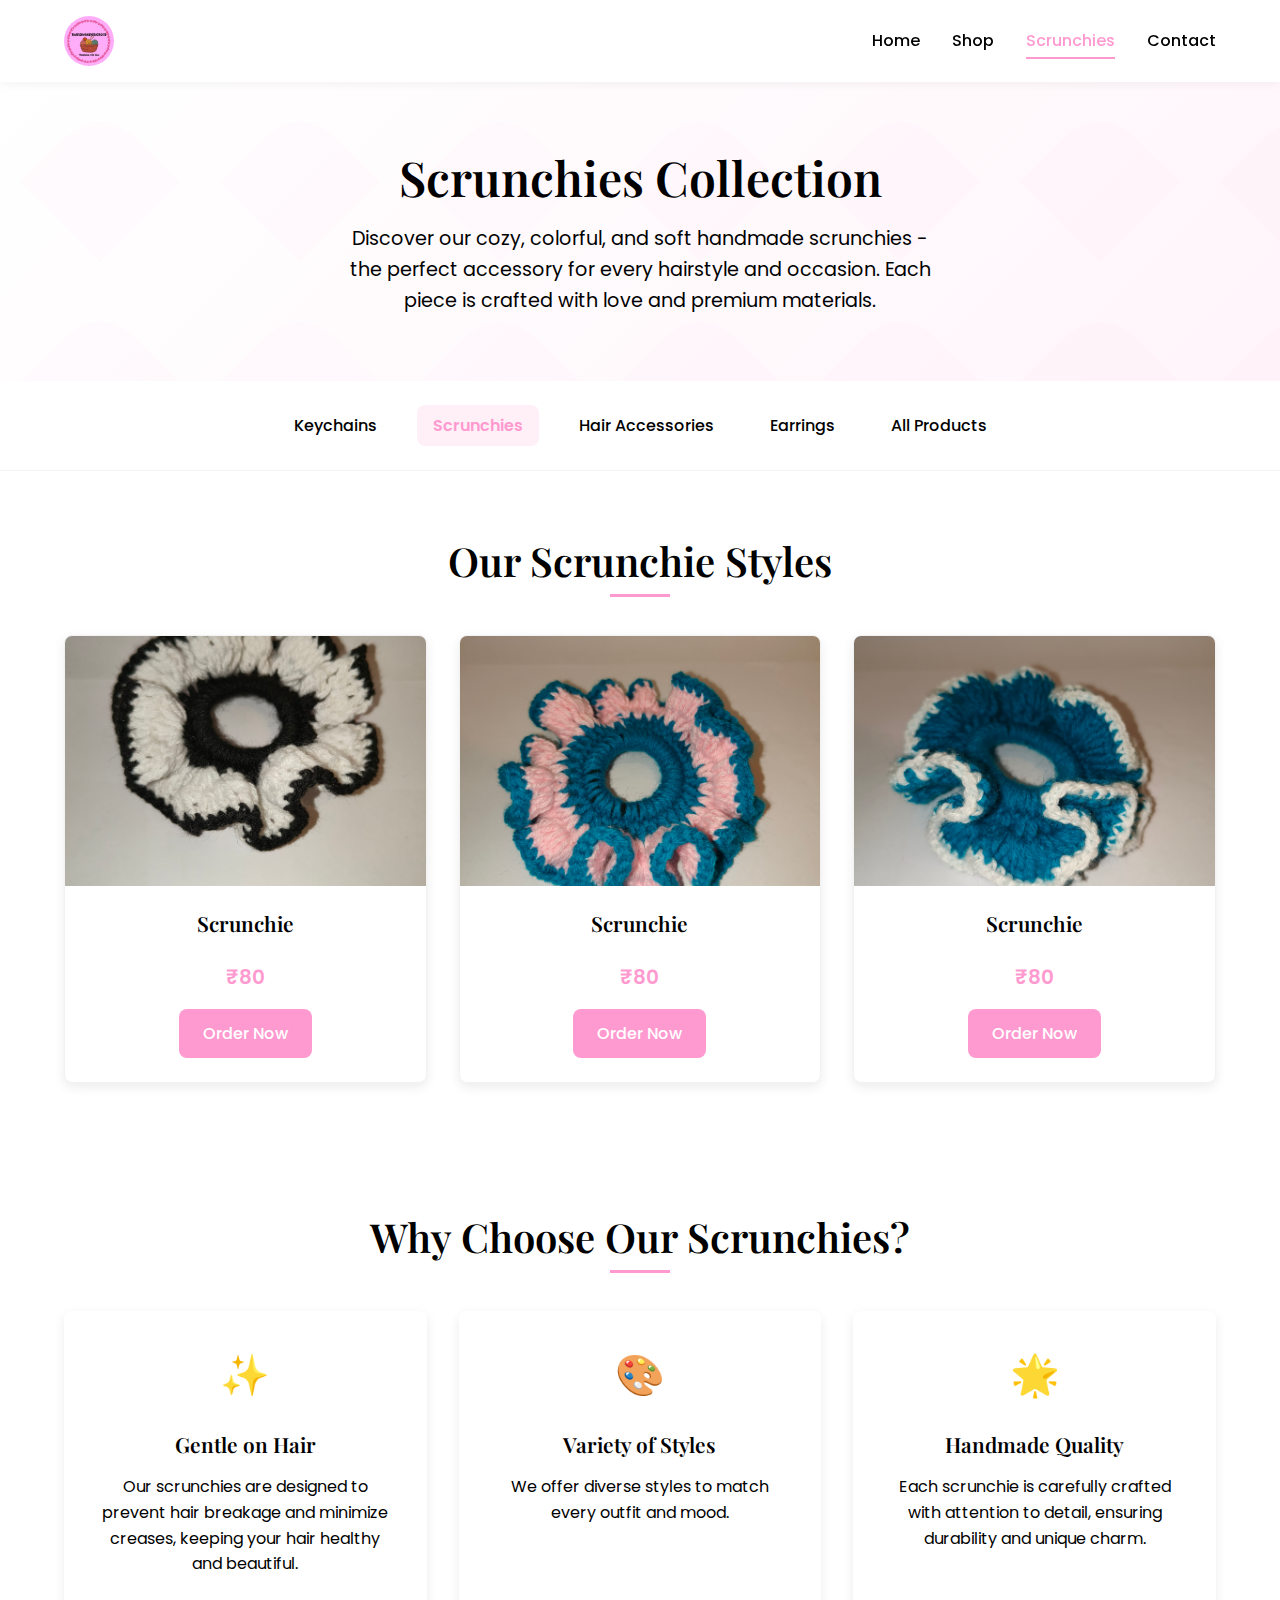
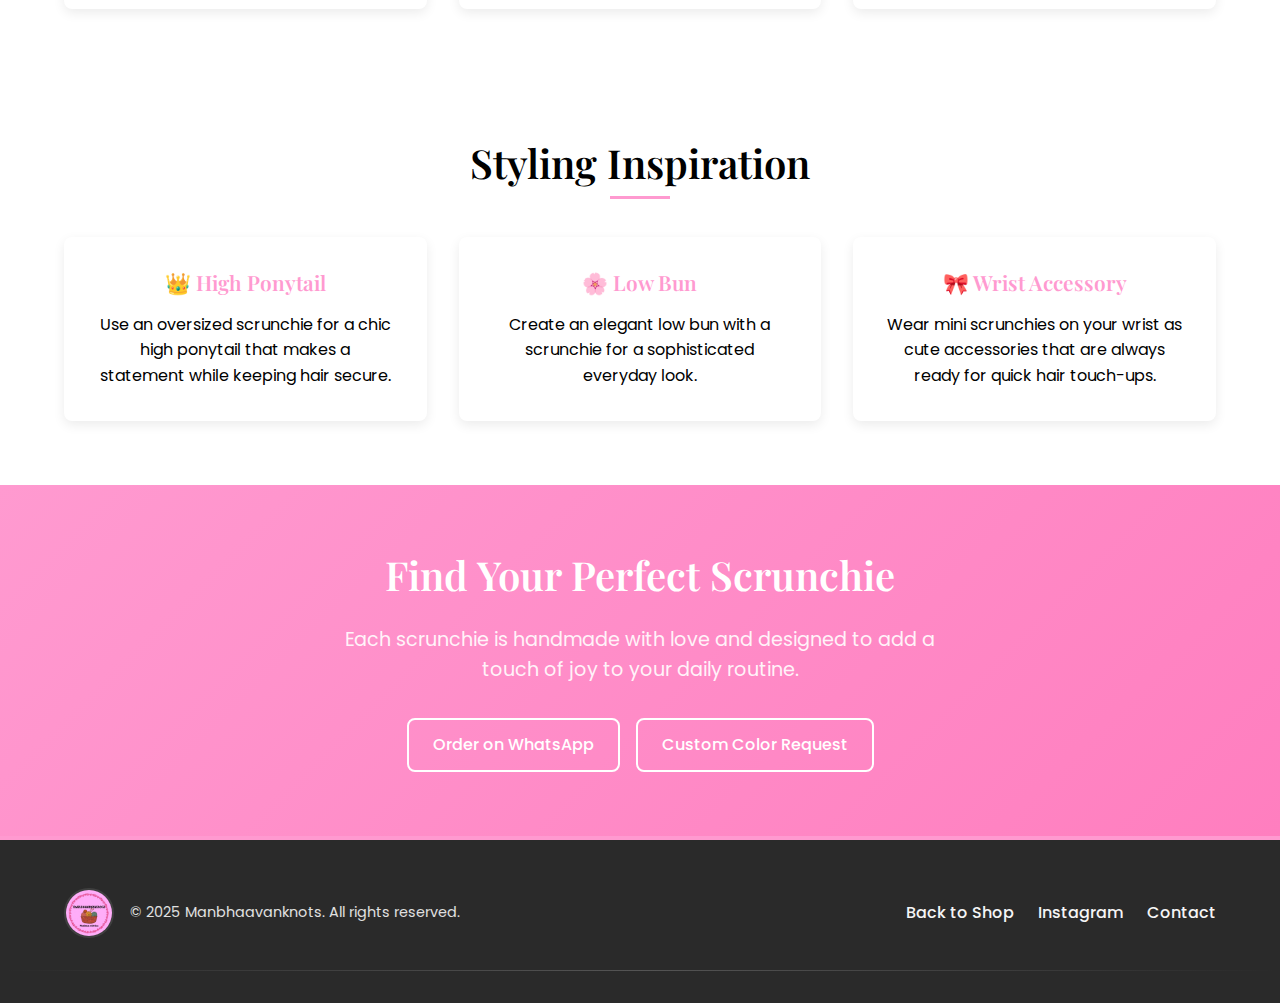
<file: scrunchies.html>
<!doctype html>
<html lang="en">
<head>
  <meta charset="utf-8" />
  <meta name="viewport" content="width=device-width,initial-scale=1" />
  <title>Scrunchies - Handmade Crochet Scrunchies | Manbhaavanknots</title>
  <meta name="description" content="Discover beautiful handmade crochet scrunchies in yarn varieties. Perfect for every hairstyle and occasion.">
  <link rel="icon" type="image/jpeg" href="assets/logo.jpg">
  <link rel="stylesheet" href="assets/style.css">
  <link rel="preconnect" href="https://fonts.googleapis.com">
  <link rel="preconnect" href="https://fonts.gstatic.com" crossorigin>
  <link href="https://fonts.googleapis.com/css2?family=Playfair+Display:wght@400;500;600&family=Poppins:wght@300;400;500;600&display=swap" rel="stylesheet">
  <style>
    :root {
      --primary: #ff9ad0;
      --primary-dark: #ff9ad0;
      --secondary: #ffffff;
      --dark: #000000;
      --light: #ffffff;
      --text: #000000;
      --text-light: #000000;
      --white: #ffffff;
      --shadow: 0 4px 12px rgba(0, 0, 0, 0.08);
      --radius: 8px;
      --transition: all 0.3s ease;
    }

    * {
      margin: 0;
      padding: 0;
      box-sizing: border-box;
    }

    body {
      font-family: 'Poppins', sans-serif;
      line-height: 1.6;
      color: var(--text);
      background-color: var(--white);
      overflow-x: hidden;
    }

    h1, h2, h3, h4 {
      font-family: 'Playfair Display', serif;
      font-weight: 600;
      line-height: 1.3;
      margin-bottom: 1rem;
    }

    .container {
      width: 100%;
      max-width: 1200px;
      margin: 0 auto;
      padding: 0 1.5rem;
    }

    /* Header */
    .site-header {
      background-color: var(--white);
      box-shadow: 0 2px 10px rgba(0, 0, 0, 0.05);
      position: sticky;
      top: 0;
      z-index: 100;
    }

    .header-inner {
      display: flex;
      justify-content: space-between;
      align-items: center;
      padding: 1rem 1.5rem;
    }

    .logo-wrap {
      display: flex;
      align-items: center;
    }

    .logo {
      height: 50px;
      width: auto;
      border-radius: 50%;
    }

    .main-nav {
      display: flex;
      gap: 2rem;
    }

    .main-nav a {
      text-decoration: none;
      color: var(--text);
      font-weight: 500;
      position: relative;
      transition: var(--transition);
    }

    .main-nav a:hover,
    .main-nav a.active {
      color: var(--primary);
    }

    .main-nav a::after {
      content: '';
      position: absolute;
      bottom: -5px;
      left: 0;
      width: 0;
      height: 2px;
      background-color: var(--primary);
      transition: var(--transition);
    }

    .main-nav a:hover::after,
    .main-nav a.active::after {
      width: 100%;
    }

    .mobile-menu-btn {
      display: none;
      background: none;
      border: none;
      font-size: 1.5rem;
      cursor: pointer;
    }

    /* Category Hero */
    .category-hero {
      background: linear-gradient(135deg, var(--light) 0%, #fff5fa 100%);
      padding: 4rem 0;
      text-align: center;
      position: relative;
      overflow: hidden;
    }

    .category-hero::before {
      content: '';
      position: absolute;
      top: 0;
      left: 0;
      width: 100%;
      height: 100%;
      background-image: url('data:image/svg+xml;utf8,<svg xmlns="http://www.w3.org/2000/svg" width="100" height="100" viewBox="0 0 100 100"><path fill="%23ff9ad0" opacity="0.1" d="M30,30 Q50,10 70,30 T90,50 T70,70 T50,90 T30,70 T10,50 T30,30 Z"/></svg>');
      background-size: 200px;
      opacity: 0.3;
    }

    .category-hero .container {
      position: relative;
      z-index: 1;
    }

    .category-hero h1 {
      font-size: 3rem;
      color: var(--dark);
      margin-bottom: 1rem;
    }

    .category-hero p {
      font-size: 1.2rem;
      max-width: 600px;
      margin: 0 auto;
      color: var(--text-light);
    }

    /* Category Navigation */
    .category-nav {
      background-color: var(--light);
      padding: 1.5rem 0;
      border-bottom: 1px solid rgba(0, 0, 0, 0.05);
    }

    .category-links {
      display: flex;
      justify-content: center;
      gap: 1.5rem;
      flex-wrap: wrap;
    }

    .category-links a {
      text-decoration: none;
      color: var(--text);
      font-weight: 500;
      padding: 0.5rem 1rem;
      border-radius: var(--radius);
      transition: var(--transition);
    }

    .category-links a:hover {
      color: var(--primary);
      background-color: rgba(255, 154, 208, 0.1);
    }

    .category-links a.active {
      color: var(--primary);
      background-color: rgba(255, 154, 208, 0.15);
      font-weight: 600;
    }

    /* Products Section */
    .products-list {
      padding: 4rem 0;
    }

    .section-title {
      text-align: center;
      font-size: 2.5rem;
      margin-bottom: 3rem;
      color: var(--dark);
      position: relative;
    }

    .section-title::after {
      content: '';
      position: absolute;
      bottom: -10px;
      left: 50%;
      transform: translateX(-50%);
      width: 60px;
      height: 3px;
      background-color: var(--primary);
    }

    .cards-grid {
      display: grid;
      grid-template-columns: repeat(auto-fill, minmax(280px, 1fr));
      gap: 2rem;
    }

    .card {
      background: var(--white);
      border-radius: var(--radius);
      overflow: hidden;
      box-shadow: var(--shadow);
      transition: var(--transition);
      border: 1px solid rgba(0, 0, 0, 0.05);
    }

    .card:hover {
      transform: translateY(-5px);
      box-shadow: 0 10px 20px rgba(0, 0, 0, 0.12);
    }

    .product-card {
      text-align: center;
      padding-bottom: 1.5rem;
    }

    .product-card img {
      width: 100%;
      height: 250px;
      object-fit: cover;
      transition: var(--transition);
    }

    .product-card:hover img {
      transform: scale(1.03);
    }

    .product-card h3 {
      padding: 1rem 1rem 0.5rem;
      font-size: 1.3rem;
    }

    .price {
      font-weight: 600;
      color: var(--primary);
      font-size: 1.25rem;
      margin-bottom: 1rem;
    }

    /* Buttons */
    .btn {
      display: inline-block;
      padding: 0.75rem 1.5rem;
      border-radius: var(--radius);
      text-decoration: none;
      font-weight: 500;
      transition: var(--transition);
      cursor: pointer;
      border: none;
      font-family: inherit;
      text-align: center;
    }

    .btn.primary {
      background-color: var(--primary);
      color: var(--white);
    }

    .btn.primary:hover {
      background-color: var(--primary-dark);
      transform: translateY(-2px);
      box-shadow: var(--shadow);
    }

    /* Benefits Section */
    .benefits-section {
      background-color: var(--light);
      padding: 4rem 0;
    }

    .benefits-section h2 {
      text-align: center;
      font-size: 2.5rem;
      margin-bottom: 3rem;
      color: var(--dark);
      position: relative;
    }

    .benefits-section h2::after {
      content: '';
      position: absolute;
      bottom: -10px;
      left: 50%;
      transform: translateX(-50%);
      width: 60px;
      height: 3px;
      background-color: var(--primary);
    }

    .benefits-grid {
      display: grid;
      grid-template-columns: repeat(auto-fit, minmax(300px, 1fr));
      gap: 2rem;
    }

    .benefit-card {
      background: var(--white);
      padding: 2rem;
      border-radius: var(--radius);
      box-shadow: var(--shadow);
      text-align: center;
    }

    .benefit-icon {
      font-size: 2.5rem;
      margin-bottom: 1.5rem;
      color: var(--primary);
    }

    .benefit-card h3 {
      font-size: 1.3rem;
      margin-bottom: 1rem;
    }

    .benefit-card p {
      color: var(--text-light);
    }

    /* Styling Tips */
    .styling-tips {
      padding: 4rem 0;
    }

    .styling-tips h2 {
      text-align: center;
      font-size: 2.5rem;
      margin-bottom: 3rem;
      color: var(--dark);
      position: relative;
    }

    .styling-tips h2::after {
      content: '';
      position: absolute;
      bottom: -10px;
      left: 50%;
      transform: translateX(-50%);
      width: 60px;
      height: 3px;
      background-color: var(--primary);
    }

    .tips-grid {
      display: grid;
      grid-template-columns: repeat(auto-fit, minmax(300px, 1fr));
      gap: 2rem;
    }

    .tip-card {
      background: var(--white);
      padding: 2rem;
      border-radius: var(--radius);
      box-shadow: var(--shadow);
      text-align: center;
    }

    .tip-card h3 {
      display: flex;
      align-items: center;
      justify-content: center;
      gap: 0.5rem;
      font-size: 1.3rem;
      margin-bottom: 1rem;
      color: var(--primary);
    }

    .tip-card p {
      color: var(--text-light);
    }

    /* CTA Section */
    .category-cta {
      background: linear-gradient(135deg, var(--primary) 0%, #ff7ebf 100%);
      padding: 4rem 0;
      text-align: center;
      color: var(--white);
    }

    .category-cta h2 {
      font-size: 2.5rem;
      margin-bottom: 1.5rem;
      color: var(--white);
    }

    .category-cta p {
      font-size: 1.2rem;
      max-width: 600px;
      margin: 0 auto 2rem;
      opacity: 0.9;
    }

    .btn.ghost {
      background-color: transparent;
      color: var(--white);
      border: 2px solid var(--white);
    }

    .btn.ghost:hover {
      background-color: var(--white);
      color: var(--primary);
      transform: translateY(-2px);
      box-shadow: var(--shadow);
    }

    /* Footer */
    .site-footer {
      background-color: #2a2a2a;
      color: #f5f5f5;
      padding: 3rem 0 2rem;
      border-top: 4px solid var(--primary);
    }

    .footer-inner {
      display: flex;
      justify-content: space-between;
      align-items: center;
      flex-wrap: wrap;
      gap: 1.5rem;
    }

    .footer-left {
      display: flex;
      align-items: center;
      gap: 1rem;
      flex: 1;
      min-width: 250px;
    }

    .footer-logo {
      height: 50px;
      width: 50px;
      border-radius: 50%;
      object-fit: cover;
      border: 2px solid rgba(255, 255, 255, 0.1);
    }

    .footer-left p {
      color: #e0e0e0;
      font-size: 0.9rem;
      margin: 0;
    }

    .footer-right {
      display: flex;
      gap: 1.5rem;
      flex-wrap: wrap;
    }

    .footer-right a {
      color: #f5f5f5;
      text-decoration: none;
      transition: all 0.3s ease;
      font-weight: 500;
      padding: 0.5rem 0;
      position: relative;
    }

    .footer-right a:hover {
      color: var(--primary);
      transform: translateY(-2px);
    }

    .footer-right a::after {
      content: '';
      position: absolute;
      bottom: 0;
      left: 0;
      width: 0;
      height: 2px;
      background-color: var(--primary);
      transition: width 0.3s ease;
    }

    .footer-right a:hover::after {
      width: 100%;
    }

    .site-footer::after {
      content: '';
      display: block;
      height: 1px;
      background: linear-gradient(90deg, transparent, rgba(255,255,255,0.2), transparent);
      margin-top: 2rem;
    }

    /* Responsive */
    @media (max-width: 768px) {
      .main-nav {
        display: none;
        position: absolute;
        top: 100%;
        left: 0;
        width: 100%;
        background-color: var(--white);
        flex-direction: column;
        padding: 1.5rem;
        box-shadow: 0 5px 10px rgba(0, 0, 0, 0.1);
        gap: 1rem;
      }

      .main-nav.active {
        display: flex;
      }

      .mobile-menu-btn {
        display: block;
      }

      .category-hero {
        padding: 3rem 0;
      }

      .category-hero h1 {
        font-size: 2.5rem;
      }

      .category-hero p {
        font-size: 1.1rem;
      }

      .category-links {
        gap: 1rem;
      }

      .products-list {
        padding: 3rem 0;
      }

      .section-title {
        font-size: 2rem;
      }

      .cards-grid {
        grid-template-columns: 1fr;
      }

      .benefits-section,
      .styling-tips {
        padding: 3rem 0;
      }

      .benefits-section h2,
      .styling-tips h2 {
        font-size: 2rem;
      }

      .benefits-grid,
      .tips-grid {
        grid-template-columns: 1fr;
      }

      .footer-inner {
        flex-direction: column;
        gap: 1.5rem;
        text-align: center;
      }

      .footer-right {
        flex-wrap: wrap;
        justify-content: center;
      }
      
      .footer-left {
        flex-direction: column;
        text-align: center;
      }
    }
  </style>
</head>
<body>
  <header class="site-header">
    <div class="container header-inner">
      <a href="index.html" class="logo-wrap">
        <img src="assets/logo.jpg" alt="Manbhaavanknots" class="logo">
      </a>
      <nav class="main-nav">
        <a href="index.html">Home</a>
        <a href="shop.html">Shop</a>
        <a href="scrunchies.html" class="active">Scrunchies</a>
        <a href="contact.html">Contact</a>
      </nav>
      <button class="mobile-menu-btn" id="mobileMenuBtn" aria-label="Open menu">☰</button>
    </div>
  </header>

  <main>
    <section class="category-hero">
      <div class="container">
        <h1>Scrunchies Collection</h1>
        <p>Discover our cozy, colorful, and soft handmade scrunchies - the perfect accessory for every hairstyle and occasion. Each piece is crafted with love and premium materials.</p>
      </div>
    </section>

    <section class="category-nav">
      <div class="container">
        <div class="category-links">
          <a href="keychains.html">Keychains</a>
          <a href="scrunchies.html" class="active">Scrunchies</a>
          <a href="hair-accessories.html">Hair Accessories</a>
          <a href="earrings.html">Earrings</a>
          <a href="shop.html">All Products</a>
        </div>
      </div>
    </section>

    <section class="products-list">
      <div class="container">
        <h2 class="section-title">Our Scrunchie Styles</h2>
        <div class="cards-grid">
          <!-- Product 1 -->
          <article class="card product-card">
            <img src="assets/images/scrunchie1.jpg" alt="Scrunchie">
            <h3>Scrunchie</h3>
            <p class="price">₹80</p>
            <a class="btn primary" href="https://wa.me/+919930910006?text=I%20want%20to%20order:%20Scrunchie" target="_blank">Order Now</a>
          </article>

          <!-- Product 2 -->
          <article class="card product-card">
            <img src="assets/images/scrunchie2.jpg" alt="Scrunchie">
            <h3>Scrunchie</h3>
            <p class="price">₹80</p>
            <a class="btn primary" href="https://wa.me/+919930910006?text=I%20want%20to%20order:%20Oversized%20Scrunchie" target="_blank">Order Now</a>
          </article>

          <!-- Product 3 -->
          <article class="card product-card">
            <img src="assets/images/scrunchie3.jpg" alt="Scrunchie">
            <h3>Scrunchie</h3>
            <p class="price">₹80</p>
            <a class="btn primary" href="https://wa.me/+919930910006?text=I%20want%20to%20order:%20Satin%20Scrunchie" target="_blank">Order Now</a>
          </article>
    </section>

    <section class="benefits-section">
      <div class="container">
        <h2>Why Choose Our Scrunchies?</h2>
        <div class="benefits-grid">
          <div class="benefit-card">
            <div class="benefit-icon">✨</div>
            <h3>Gentle on Hair</h3>
            <p>Our scrunchies are designed to prevent hair breakage and minimize creases, keeping your hair healthy and beautiful.</p>
          </div>
          
          <div class="benefit-card">
            <div class="benefit-icon">🎨</div>
            <h3>Variety of Styles</h3>
            <p>We offer diverse styles to match every outfit and mood.</p>
          </div>
          
          <div class="benefit-card">
            <div class="benefit-icon">🌟</div>
            <h3>Handmade Quality</h3>
            <p>Each scrunchie is carefully crafted with attention to detail, ensuring durability and unique charm.</p>
          </div>
        </div>
      </div>
    </section>

    <section class="styling-tips">
      <div class="container">
        <h2>Styling Inspiration</h2>
        <div class="tips-grid">
          <div class="tip-card">
            <h3>👑 High Ponytail</h3>
            <p>Use an oversized scrunchie for a chic high ponytail that makes a statement while keeping hair secure.</p>
          </div>
          
          <div class="tip-card">
            <h3>🌸 Low Bun</h3>
            <p>Create an elegant low bun with a scrunchie for a sophisticated everyday look.</p>
          </div>
          
          <div class="tip-card">
            <h3>🎀 Wrist Accessory</h3>
            <p>Wear mini scrunchies on your wrist as cute accessories that are always ready for quick hair touch-ups.</p>
          </div>
        </div>
      </div>
    </section>

    <section class="category-cta">
      <div class="container">
        <h2>Find Your Perfect Scrunchie</h2>
        <p>Each scrunchie is handmade with love and designed to add a touch of joy to your daily routine.</p>
        <div style="display: flex; gap: 1rem; justify-content: center; flex-wrap: wrap;">
          <a class="btn ghost" href="https://wa.me/+919930910006?text=Hi!%20I%20want%20to%20order%20scrunchies%20from%20Manbhaavanknots" target="_blank">Order on WhatsApp</a>
          <a class="btn ghost" href="contact.html">Custom Color Request</a>
        </div>
      </div>
    </section>
  </main>

  <footer class="site-footer">
    <div class="container footer-inner">
      <div class="footer-left">
        <img src="assets/logo.jpg" class="footer-logo" alt="Manbhaavanknots">
        <p>© 2025 Manbhaavanknots. All rights reserved.</p>
      </div>
      <div class="footer-right">
        <a href="shop.html">Back to Shop</a>
        <a href="https://www.instagram.com/manbhaavanknots/" target="_blank">Instagram</a>
        <a href="contact.html">Contact</a>
      </div>
    </div>
  </footer>

  <script>
    // Mobile menu toggle
    const mobileMenuBtn = document.getElementById('mobileMenuBtn');
    const mainNav = document.querySelector('.main-nav');
    
    mobileMenuBtn.addEventListener('click', () => {
      mainNav.classList.toggle('active');
      mobileMenuBtn.textContent = mainNav.classList.contains('active') ? '✕' : '☰';
    });
  </script>
</body>
</html>
</file>
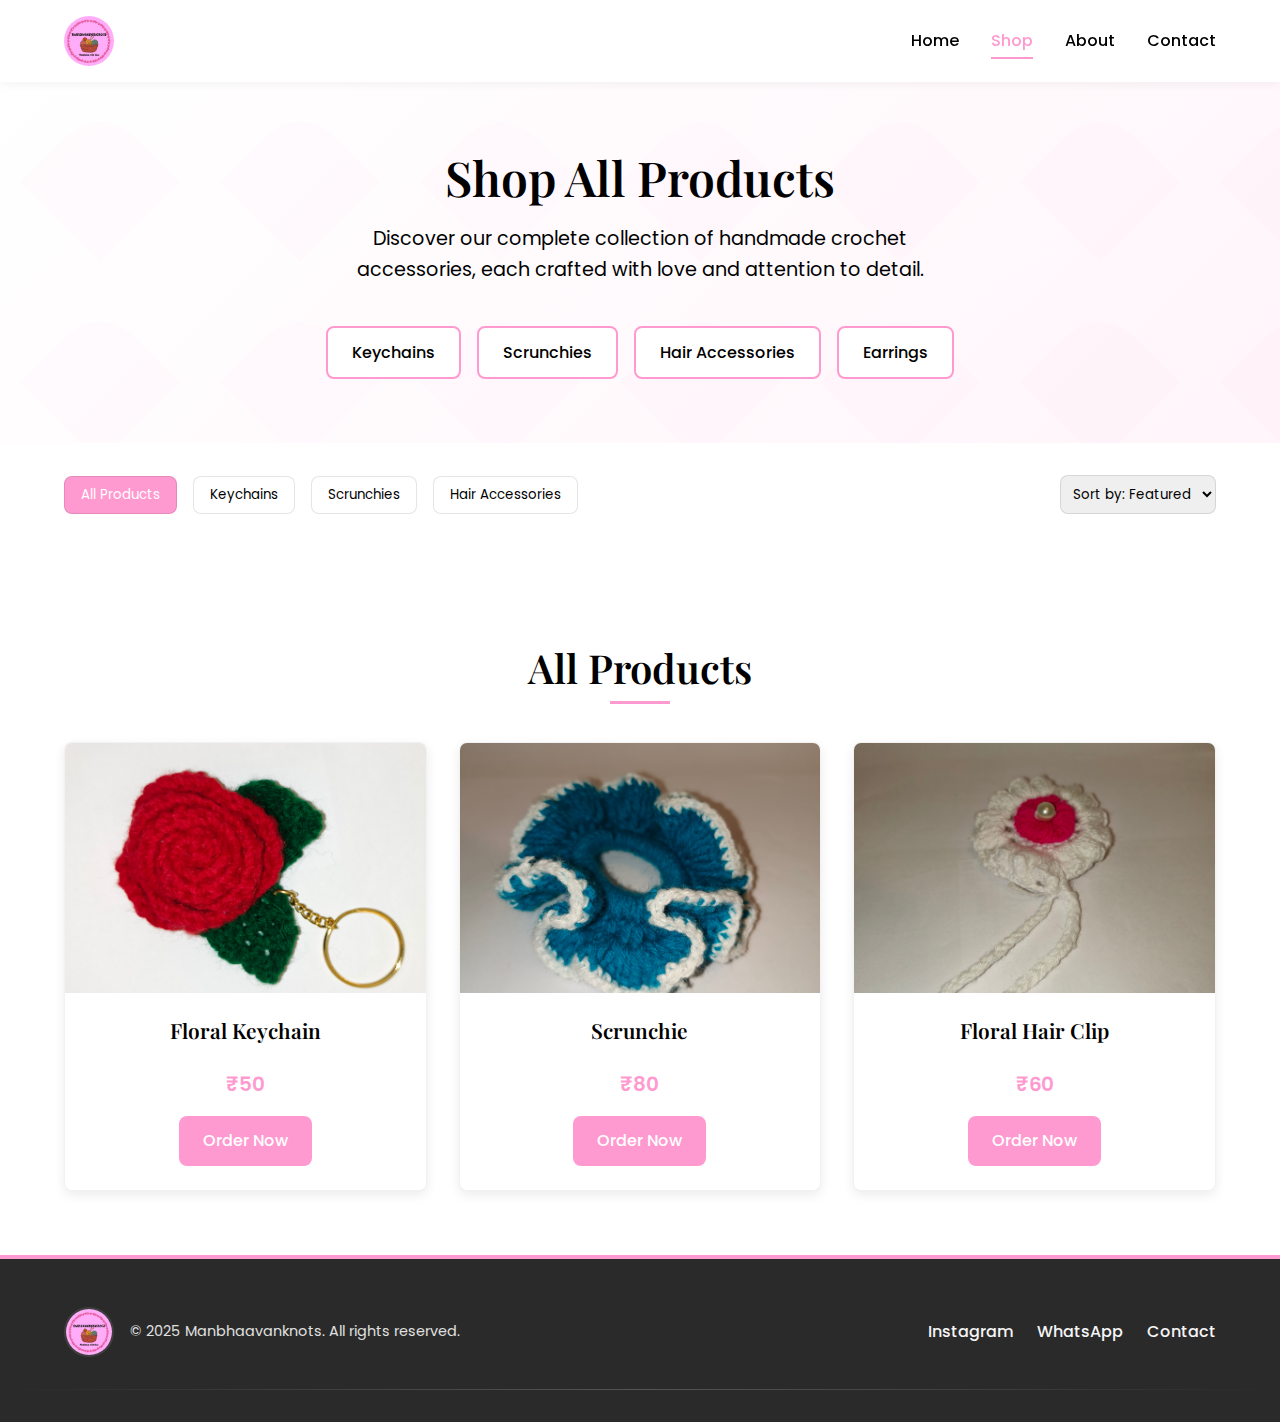
<file: shop.html>
<!doctype html>
<html lang="en">
<head>
  <meta charset="utf-8" />
  <meta name="viewport" content="width=device-width,initial-scale=1" />
  <title>Shop All Products - Manbhaavanknots</title>
  <meta name="description" content="Browse all handmade crochet products from Manbhaavanknots - keychains, scrunchies, hair accessories and more.">
  <link rel="icon" type="image/jpeg" href="assets/logo.jpg">
  <link rel="stylesheet" href="assets/style.css">
  <link rel="preconnect" href="https://fonts.googleapis.com">
  <link rel="preconnect" href="https://fonts.gstatic.com" crossorigin>
  <link href="https://fonts.googleapis.com/css2?family=Playfair+Display:wght@400;500;600&family=Poppins:wght@300;400;500;600&display=swap" rel="stylesheet">
  <style>
    :root {
      --primary: #ff9ad0;
      --primary-dark: #ff9ad0;
      --secondary: #ffffff;
      --dark: #000000;
      --light: #ffffff;
      --text: #000000;
      --text-light: #000000;
      --white: #ffffff;
      --shadow: 0 4px 12px rgba(0, 0, 0, 0.08);
      --radius: 8px;
      --transition: all 0.3s ease;
    }

    * {
      margin: 0;
      padding: 0;
      box-sizing: border-box;
    }

    body {
      font-family: 'Poppins', sans-serif;
      line-height: 1.6;
      color: var(--text);
      background-color: var(--white);
      overflow-x: hidden;
    }

    h1, h2, h3, h4 {
      font-family: 'Playfair Display', serif;
      font-weight: 600;
      line-height: 1.3;
      margin-bottom: 1rem;
    }

    .container {
      width: 100%;
      max-width: 1200px;
      margin: 0 auto;
      padding: 0 1.5rem;
    }

    /* Header */
    .site-header {
      background-color: var(--white);
      box-shadow: 0 2px 10px rgba(0, 0, 0, 0.05);
      position: sticky;
      top: 0;
      z-index: 100;
    }

    .header-inner {
      display: flex;
      justify-content: space-between;
      align-items: center;
      padding: 1rem 1.5rem;
    }

    .logo-wrap {
      display: flex;
      align-items: center;
    }

    .logo {
      height: 50px;
      width: auto;
      border-radius: 50%;
    }

    .main-nav {
      display: flex;
      gap: 2rem;
    }

    .main-nav a {
      text-decoration: none;
      color: var(--text);
      font-weight: 500;
      position: relative;
      transition: var(--transition);
    }

    .main-nav a:hover,
    .main-nav a.active {
      color: var(--primary);
    }

    .main-nav a::after {
      content: '';
      position: absolute;
      bottom: -5px;
      left: 0;
      width: 0;
      height: 2px;
      background-color: var(--primary);
      transition: var(--transition);
    }

    .main-nav a:hover::after,
    .main-nav a.active::after {
      width: 100%;
    }

    .mobile-menu-btn {
      display: none;
      background: none;
      border: none;
      font-size: 1.5rem;
      cursor: pointer;
    }

    /* Shop Hero */
    .shop-hero {
      background: linear-gradient(135deg, var(--light) 0%, #fff5fa 100%);
      padding: 4rem 0;
      text-align: center;
      position: relative;
      overflow: hidden;
    }

    .shop-hero::before {
      content: '';
      position: absolute;
      top: 0;
      left: 0;
      width: 100%;
      height: 100%;
      background-image: url('data:image/svg+xml;utf8,<svg xmlns="http://www.w3.org/2000/svg" width="100" height="100" viewBox="0 0 100 100"><path fill="%23ff9ad0" opacity="0.1" d="M30,30 Q50,10 70,30 T90,50 T70,70 T50,90 T30,70 T10,50 T30,30 Z"/></svg>');
      background-size: 200px;
      opacity: 0.3;
    }

    .shop-hero .container {
      position: relative;
      z-index: 1;
    }

    .shop-hero h1 {
      font-size: 3rem;
      color: var(--dark);
      margin-bottom: 1rem;
    }

    .shop-hero p {
      font-size: 1.2rem;
      max-width: 600px;
      margin: 0 auto 2.5rem;
      color: var(--text-light);
    }

    .shop-links {
      display: flex;
      gap: 1rem;
      justify-content: center;
      flex-wrap: wrap;
    }

    /* Buttons */
    .btn {
      display: inline-block;
      padding: 0.75rem 1.5rem;
      border-radius: var(--radius);
      text-decoration: none;
      font-weight: 500;
      transition: var(--transition);
      cursor: pointer;
      border: none;
      font-family: inherit;
      text-align: center;
    }

    .btn.primary {
      background-color: var(--primary);
      color: var(--white);
    }

    .btn.primary:hover {
      background-color: var(--primary-dark);
      transform: translateY(-2px);
      box-shadow: var(--shadow);
    }

    .btn.card-link {
      background-color: var(--white);
      color: var(--text);
      border: 2px solid var(--primary);
    }

    .btn.card-link:hover {
      background-color: var(--primary);
      color: var(--white);
      transform: translateY(-2px);
      box-shadow: var(--shadow);
    }

    /* Shop Section */
    .shop-all {
      padding: 4rem 0;
    }

    .section-title {
      text-align: center;
      font-size: 2.5rem;
      margin-bottom: 3rem;
      color: var(--dark);
      position: relative;
    }

    .section-title::after {
      content: '';
      position: absolute;
      bottom: -10px;
      left: 50%;
      transform: translateX(-50%);
      width: 60px;
      height: 3px;
      background-color: var(--primary);
    }

    /* Product Grid */
    .cards-grid {
      display: grid;
      grid-template-columns: repeat(auto-fill, minmax(280px, 1fr));
      gap: 2rem;
    }

    .card {
      background: var(--white);
      border-radius: var(--radius);
      overflow: hidden;
      box-shadow: var(--shadow);
      transition: var(--transition);
      border: 1px solid rgba(0, 0, 0, 0.05);
    }

    .card:hover {
      transform: translateY(-5px);
      box-shadow: 0 10px 20px rgba(0, 0, 0, 0.12);
    }

    .product-card {
      text-align: center;
      padding-bottom: 1.5rem;
    }

    .product-card img {
      width: 100%;
      height: 250px;
      object-fit: cover;
      transition: var(--transition);
    }

    .product-card:hover img {
      transform: scale(1.03);
    }

    .product-card h3 {
      padding: 1rem 1rem 0.5rem;
      font-size: 1.3rem;
    }

    .price {
      font-weight: 600;
      color: var(--primary);
      font-size: 1.25rem;
      margin-bottom: 1rem;
    }

    /* Filter Section */
    .shop-filters {
      background-color: var(--light);
      padding: 2rem 0;
      margin-bottom: 2rem;
    }

    .filter-container {
      display: flex;
      justify-content: space-between;
      align-items: center;
      flex-wrap: wrap;
      gap: 1rem;
    }

    .filter-group {
      display: flex;
      gap: 1rem;
      flex-wrap: wrap;
    }

    .filter-btn {
      background: var(--white);
      border: 1px solid rgba(0, 0, 0, 0.1);
      padding: 0.5rem 1rem;
      border-radius: var(--radius);
      cursor: pointer;
      transition: var(--transition);
      font-family: inherit;
    }

    .filter-btn:hover,
    .filter-btn.active {
      background-color: var(--primary);
      color: var(--white);
    }

    .sort-select {
      padding: 0.5rem;
      border-radius: var(--radius);
      border: 1px solid rgba(0, 0, 0, 0.1);
      font-family: inherit;
    }

    /* Footer */
    .site-footer {
      background-color: #2a2a2a;
      color: #f5f5f5;
      padding: 3rem 0 2rem;
      border-top: 4px solid var(--primary);
    }

    .footer-inner {
      display: flex;
      justify-content: space-between;
      align-items: center;
      flex-wrap: wrap;
      gap: 1.5rem;
    }

    .footer-left {
      display: flex;
      align-items: center;
      gap: 1rem;
      flex: 1;
      min-width: 250px;
    }

    .footer-logo {
      height: 50px;
      width: 50px;
      border-radius: 50%;
      object-fit: cover;
      border: 2px solid rgba(255, 255, 255, 0.1);
    }

    .footer-left p {
      color: #e0e0e0;
      font-size: 0.9rem;
      margin: 0;
    }

    .footer-right {
      display: flex;
      gap: 1.5rem;
      flex-wrap: wrap;
    }

    .footer-right a {
      color: #f5f5f5;
      text-decoration: none;
      transition: all 0.3s ease;
      font-weight: 500;
      padding: 0.5rem 0;
      position: relative;
    }

    .footer-right a:hover {
      color: var(--primary);
      transform: translateY(-2px);
    }

    .footer-right a::after {
      content: '';
      position: absolute;
      bottom: 0;
      left: 0;
      width: 0;
      height: 2px;
      background-color: var(--primary);
      transition: width 0.3s ease;
    }

    .footer-right a:hover::after {
      width: 100%;
    }

    .site-footer::after {
      content: '';
      display: block;
      height: 1px;
      background: linear-gradient(90deg, transparent, rgba(255,255,255,0.2), transparent);
      margin-top: 2rem;
    }

    /* Responsive */
    @media (max-width: 768px) {
      .main-nav {
        display: none;
        position: absolute;
        top: 100%;
        left: 0;
        width: 100%;
        background-color: var(--white);
        flex-direction: column;
        padding: 1.5rem;
        box-shadow: 0 5px 10px rgba(0, 0, 0, 0.1);
        gap: 1rem;
      }

      .main-nav.active {
        display: flex;
      }

      .mobile-menu-btn {
        display: block;
      }

      .shop-hero {
        padding: 3rem 0;
      }

      .shop-hero h1 {
        font-size: 2.5rem;
      }

      .shop-hero p {
        font-size: 1.1rem;
      }

      .shop-links {
        flex-direction: column;
        align-items: center;
      }

      .btn {
        width: 100%;
        max-width: 250px;
      }

      .shop-all {
        padding: 3rem 0;
      }

      .section-title {
        font-size: 2rem;
      }

      .cards-grid {
        grid-template-columns: 1fr;
      }

      .filter-container {
        flex-direction: column;
        align-items: flex-start;
      }

      .footer-inner {
        flex-direction: column;
        gap: 1.5rem;
        text-align: center;
      }

      .footer-right {
        flex-wrap: wrap;
        justify-content: center;
      }
      
      .footer-left {
        flex-direction: column;
        text-align: center;
      }
    }
  </style>
</head>
<body>
  <header class="site-header">
    <div class="container header-inner">
      <a href="index.html" class="logo-wrap">
        <img src="assets/logo.jpg" alt="Manbhaavanknots" class="logo">
      </a>
      <nav class="main-nav">
        <a href="index.html">Home</a>
        <a href="shop.html" class="active">Shop</a>
        <a href="about.html">About</a>
        <a href="contact.html">Contact</a>
      </nav>
      <button class="mobile-menu-btn" id="mobileMenuBtn" aria-label="Open menu">☰</button>
    </div>
  </header>

  <main>
    <section class="shop-hero">
      <div class="container">
        <h1>Shop All Products</h1>
        <p>Discover our complete collection of handmade crochet accessories, each crafted with love and attention to detail.</p>
        <div class="shop-links">
          <a class="btn card-link" href="keychains.html">Keychains</a>
          <a class="btn card-link" href="scrunchies.html">Scrunchies</a>
          <a class="btn card-link" href="hair-accessories.html">Hair Accessories</a>
          <a class="btn card-link" href="Earrings.html">Earrings</a>
        </div>
      </div>
    </section>

    <section class="shop-filters">
      <div class="container filter-container">
        <div class="filter-group">
          <button class="filter-btn active" data-filter="all">All Products</button>
          <button class="filter-btn" data-filter="keychain">Keychains</button>
          <button class="filter-btn" data-filter="scrunchie">Scrunchies</button>
          <button class="filter-btn" data-filter="hair">Hair Accessories</button>
        </div>
        <div class="sort-group">
          <select class="sort-select" id="sortSelect">
            <option value="featured">Sort by: Featured</option>
            <option value="price-low">Price: Low to High</option>
            <option value="price-high">Price: High to Low</option>
            <option value="newest">Newest First</option>
          </select>
        </div>
      </div>
    </section>

    <section class="shop-all">
      <div class="container">
        <h2 class="section-title">All Products</h2>
        <div class="cards-grid" id="productsGrid">
          <!-- Product 1 -->
          <article class="card product-card" data-category="keychain">
            <img src="assets/images/sample1.jpg" alt="Floral Keychain">
            <h3>Floral Keychain</h3>
            <p class="price">₹50</p>
            <a class="btn primary" href="https://wa.me/+919930910006?text=I%20want%20to%20order:%20Floral%20Keychain" target="_blank">Order Now</a>
          </article>

          <!-- Product 2 -->
          <article class="card product-card" data-category="scrunchie">
            <img src="assets/images/sample2.jpg" alt="Scrunchie">
            <h3>Scrunchie</h3>
            <p class="price">₹80</p>
            <a class="btn primary" href="https://wa.me/+919930910006?text=I%20want%20to%20order:%20Scrunchie" target="_blank">Order Now</a>
          </article>

          <!-- Product 3 -->
          <article class="card product-card" data-category="hair">
            <img src="assets/images/sample3.jpg" alt="Floral Hair Clip">
            <h3>Floral Hair Clip</h3>
            <p class="price">₹60</p>
            <a class="btn primary" href="https://wa.me/+919930910006?text=I%20want%20to%20order:%20Floral%20Hair%20Clip" target="_blank">Order Now</a>
          </article>
        </div>
      </div>
    </section>
  </main>

  <footer class="site-footer">
    <div class="container footer-inner">
      <div class="footer-left">
        <img src="assets/logo.jpg" class="footer-logo" alt="Manbhaavanknots">
        <p>© 2025 Manbhaavanknots. All rights reserved.</p>
      </div>
      <div class="footer-right">
        <a href="https://www.instagram.com/manbhaavanknots/" target="_blank">Instagram</a>
        <a href="https://wa.me/+919930910006" target="_blank">WhatsApp</a>
        <a href="contact.html">Contact</a>
      </div>
    </div>
  </footer>

  <script>
    // Mobile menu toggle
    const mobileMenuBtn = document.getElementById('mobileMenuBtn');
    const mainNav = document.querySelector('.main-nav');
    
    mobileMenuBtn.addEventListener('click', () => {
      mainNav.classList.toggle('active');
      mobileMenuBtn.textContent = mainNav.classList.contains('active') ? '✕' : '☰';
    });

    // Filter functionality
    const filterBtns = document.querySelectorAll('.filter-btn');
    const productCards = document.querySelectorAll('.product-card');
    
    filterBtns.forEach(btn => {
      btn.addEventListener('click', () => {
        // Remove active class from all buttons
        filterBtns.forEach(b => b.classList.remove('active'));
        // Add active class to clicked button
        btn.classList.add('active');
        
        const filterValue = btn.getAttribute('data-filter');
        
        // Show/hide products based on filter
        productCards.forEach(card => {
          if (filterValue === 'all' || card.getAttribute('data-category') === filterValue) {
            card.style.display = 'block';
          } else {
            card.style.display = 'none';
          }
        });
      });
    });

    // Sort functionality
    const sortSelect = document.getElementById('sortSelect');
    const productsGrid = document.getElementById('productsGrid');
    
    sortSelect.addEventListener('change', () => {
      const sortValue = sortSelect.value;
      const products = Array.from(productCards);
      
      // Simple sorting logic (in a real app, you'd have more complex sorting)
      if (sortValue === 'price-low') {
        products.sort((a, b) => {
          const priceA = parseInt(a.querySelector('.price').textContent.replace('₹', ''));
          const priceB = parseInt(b.querySelector('.price').textContent.replace('₹', ''));
          return priceA - priceB;
        });
      } else if (sortValue === 'price-high') {
        products.sort((a, b) => {
          const priceA = parseInt(a.querySelector('.price').textContent.replace('₹', ''));
          const priceB = parseInt(b.querySelector('.price').textContent.replace('₹', ''));
          return priceB - priceA;
        });
      }
      
      // Clear and re-append sorted products
      productsGrid.innerHTML = '';
      products.forEach(product => {
        productsGrid.appendChild(product);
      });
    });
  </script>
</body>
</html>
</file>
<file: assets/style.css>
/* Footer Fix */
.site-footer {
  background-color: #2a2a2a !important;
  color: #f5f5f5 !important;
  padding: 3rem 0 2rem;
  border-top: 4px solid #e8b4bc;
}

.footer-inner {
  display: flex;
  justify-content: space-between;
  align-items: center;
  flex-wrap: wrap;
  gap: 1.5rem;
}

.footer-left {
  display: flex;
  align-items: center;
  gap: 1rem;
  flex: 1;
  min-width: 250px;
}

.footer-logo {
  height: 50px;
  width: 50px;
  border-radius: 50%;
  object-fit: cover;
  border: 2px solid rgba(255, 255, 255, 0.1);
}

.footer-left p {
  color: #e0e0e0 !important;
  font-size: 0.9rem;
  margin: 0;
}

.footer-right {
  display: flex;
  gap: 1.5rem;
  flex-wrap: wrap;
}

.footer-right a {
  color: #f5f5f5 !important;
  text-decoration: none;
  transition: all 0.3s ease;
  font-weight: 500;
  padding: 0.5rem 0;
  position: relative;
}

.footer-right a:hover {
  color: #e8b4bc !important;
  transform: translateY(-2px);
}

.footer-right a::after {
  content: '';
  position: absolute;
  bottom: 0;
  left: 0;
  width: 0;
  height: 2px;
  background-color: #e8b4bc;
  transition: width 0.3s ease;
}

.footer-right a:hover::after {
  width: 100%;
}

.site-footer::after {
  content: '';
  display: block;
  height: 1px;
  background: linear-gradient(90deg, transparent, rgba(255,255,255,0.2), transparent);
  margin-top: 2rem;
}

@media (max-width: 768px) {
  .footer-inner {
    flex-direction: column;
    gap: 1.5rem;
    text-align: center;
  }
  
  .footer-left {
    flex-direction: column;
    text-align: center;
  }
  
  .footer-right {
    justify-content: center;
  }
}
</file>
